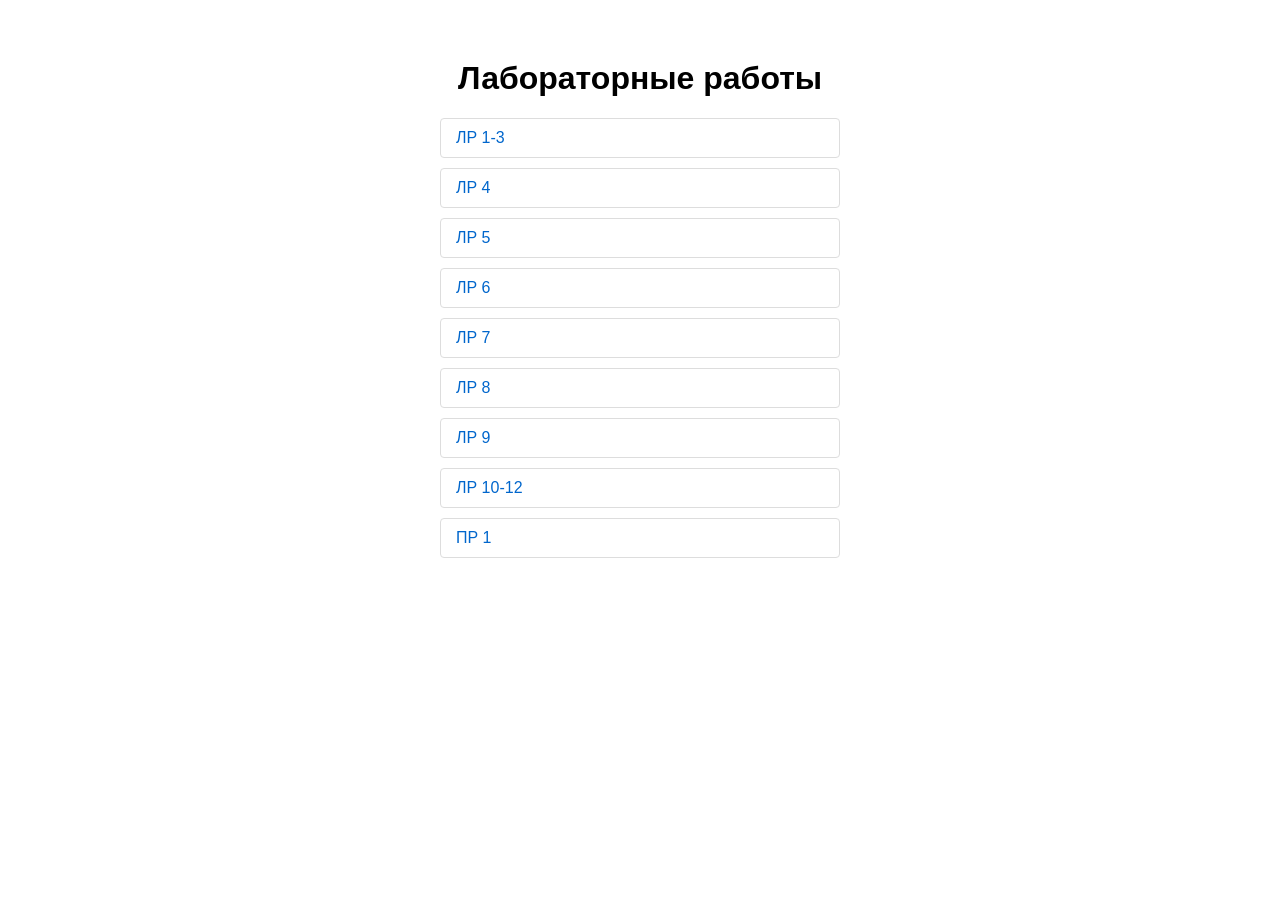
<file: index.html>
<!DOCTYPE html>
<html lang="ru">
<head>
    <meta charset="UTF-8">
    <title>Лабораторные работы</title>
    <style>
        body {
            font-family: Arial, sans-serif;
            max-width: 400px;
            margin: 60px auto;
            padding: 0 20px;
        }
        h1 {
            text-align: center;
        }
        ul {
            list-style: none;
            padding: 0;
        }
        li {
            margin: 10px 0;
        }
        a {
            display: block;
            padding: 10px 15px;
            text-decoration: none;
            color: #0066cc;
            border: 1px solid #ddd;
            border-radius: 4px;
        }
        a:hover {
            background: #f0f0f0;
        }
    </style>
</head>
<body>
    <h1>Лабораторные работы</h1>
    <ul>
        <li><a href="ЛР%201-3/YakuzaZero.html">ЛР 1-3</a></li>
        <li><a href="ЛР%204/YakuzaZero.html">ЛР 4</a></li>
        <li><a href="ЛР%205/Задание 3/index.html">ЛР 5</a></li>
        <li><a href="ЛР%206/index.html">ЛР 6</a></li>
        <li><a href="ЛР%207/index.html">ЛР 7</a></li>
        <li><a href="ЛР%208/index.html">ЛР 8</a></li>
        <li><a href="ЛР%209/index.html">ЛР 9</a></li>
        <li><a href="ЛР%2010-12/index.html">ЛР 10-12</a></li>
        <li><a href="ПР%201/index.html">ПР 1</a></li>
    </ul>
</body>
</html>
</file>
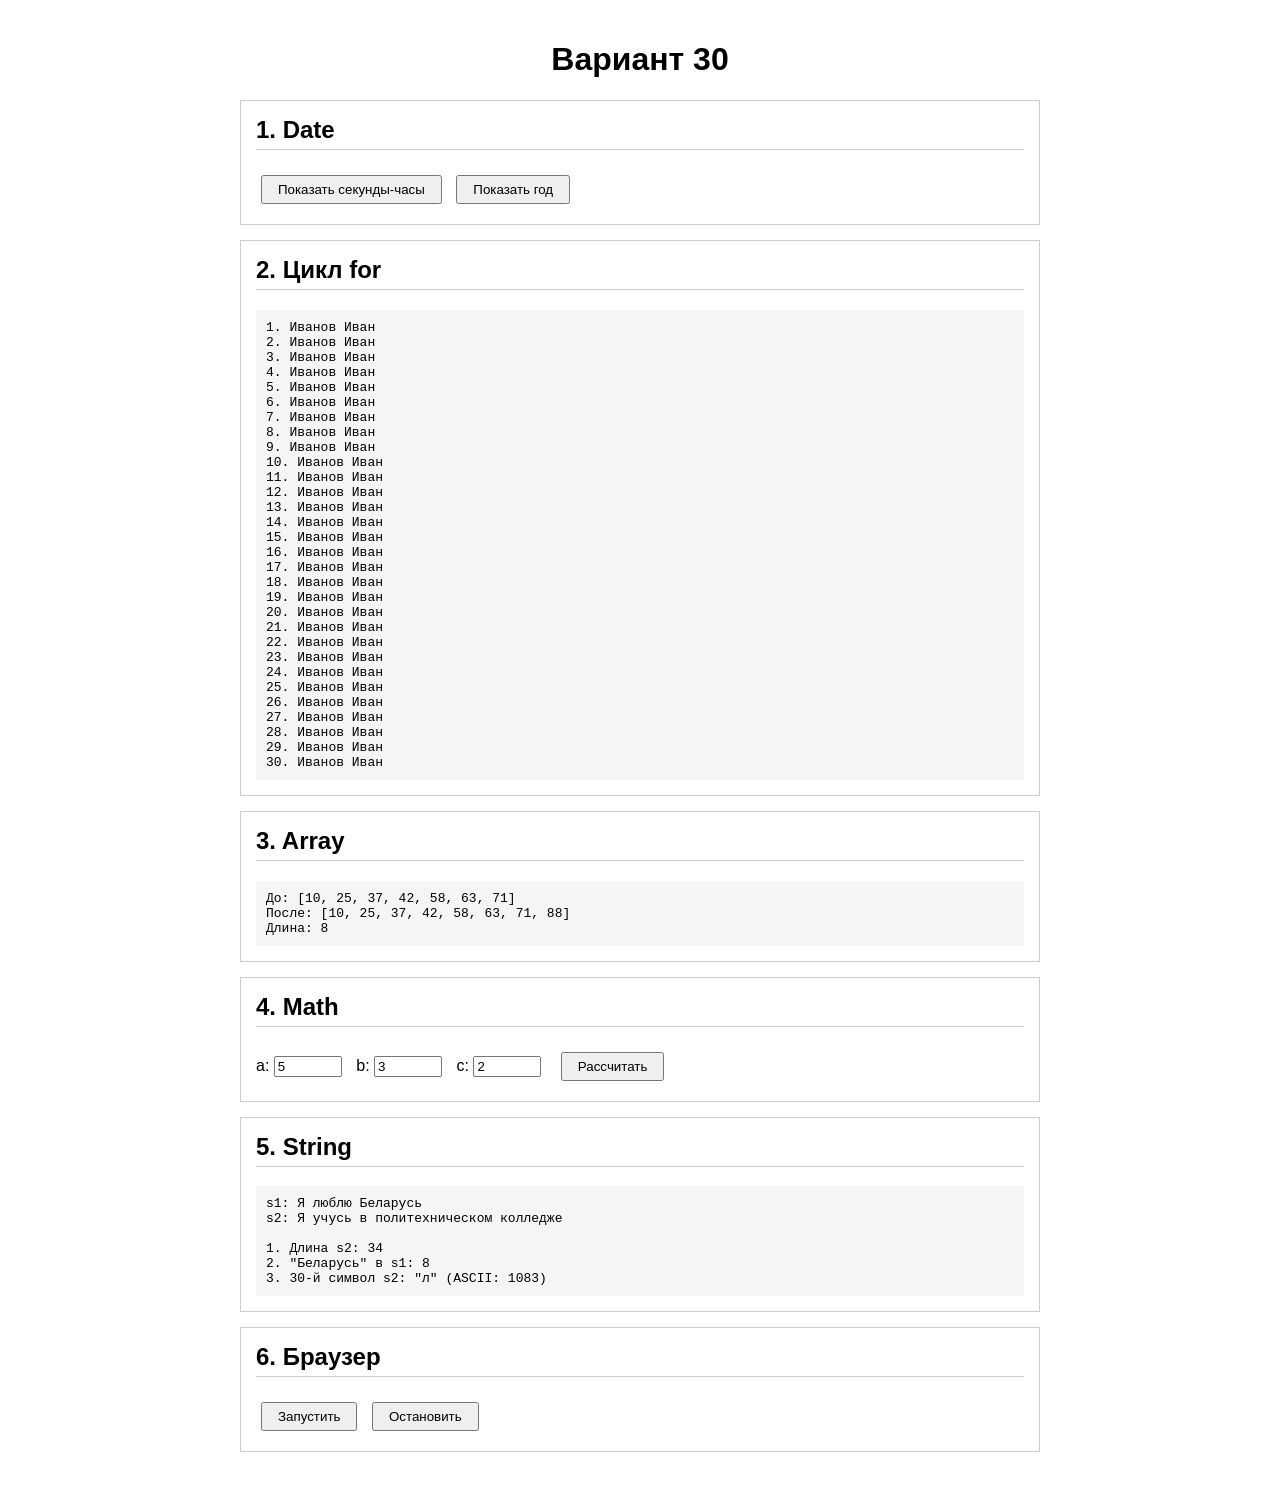
<file: ЛР 10-12/index.html>
<!DOCTYPE html>
<html lang="ru">
<head>
    <meta charset="UTF-8">
    <title>Вариант 30</title>
    <link rel="stylesheet" href="styles.css">
    <script>
        function showDate() {
            var now = new Date();
            var seconds = String(now.getSeconds()).padStart(2, '0');
            var hours = String(now.getHours()).padStart(2, '0');
            alert(seconds + '-' + hours);
        }
        function showYear() {
            alert(new Date().getFullYear());
        }
    </script>
<base target="_blank">
</head>
<body>
    <h1>Вариант 30</h1>

    <div class="task">
        <h2>1. Date</h2>
        <button onclick="showDate()">Показать секунды-часы</button>
        <button onclick="showYear()">Показать год</button>
    </div>

    <div class="task">
        <h2>2. Цикл for</h2>
        <div id="task2"></div>
    </div>

    <div class="task">
        <h2>3. Array</h2>
        <div id="task3"></div>
    </div>

    <div class="task">
        <h2>4. Math</h2>
        <label>a: <input type="number" id="a" value="5"></label>
        <label>b: <input type="number" id="b" value="3"></label>
        <label>c: <input type="number" id="c" value="2"></label>
        <button onclick="calc()">Рассчитать</button>
        <div id="task4"></div>
    </div>

    <div class="task">
        <h2>5. String</h2>
        <div id="task5"></div>
    </div>

    <div class="task">
        <h2>6. Браузер</h2>
        <button onclick="startInfo()">Запустить</button>
        <button onclick="stopInfo()">Остановить</button>
        <div id="task6"></div>
    </div>

    <script src="script.js"></script>
</body>
</html>
</file>
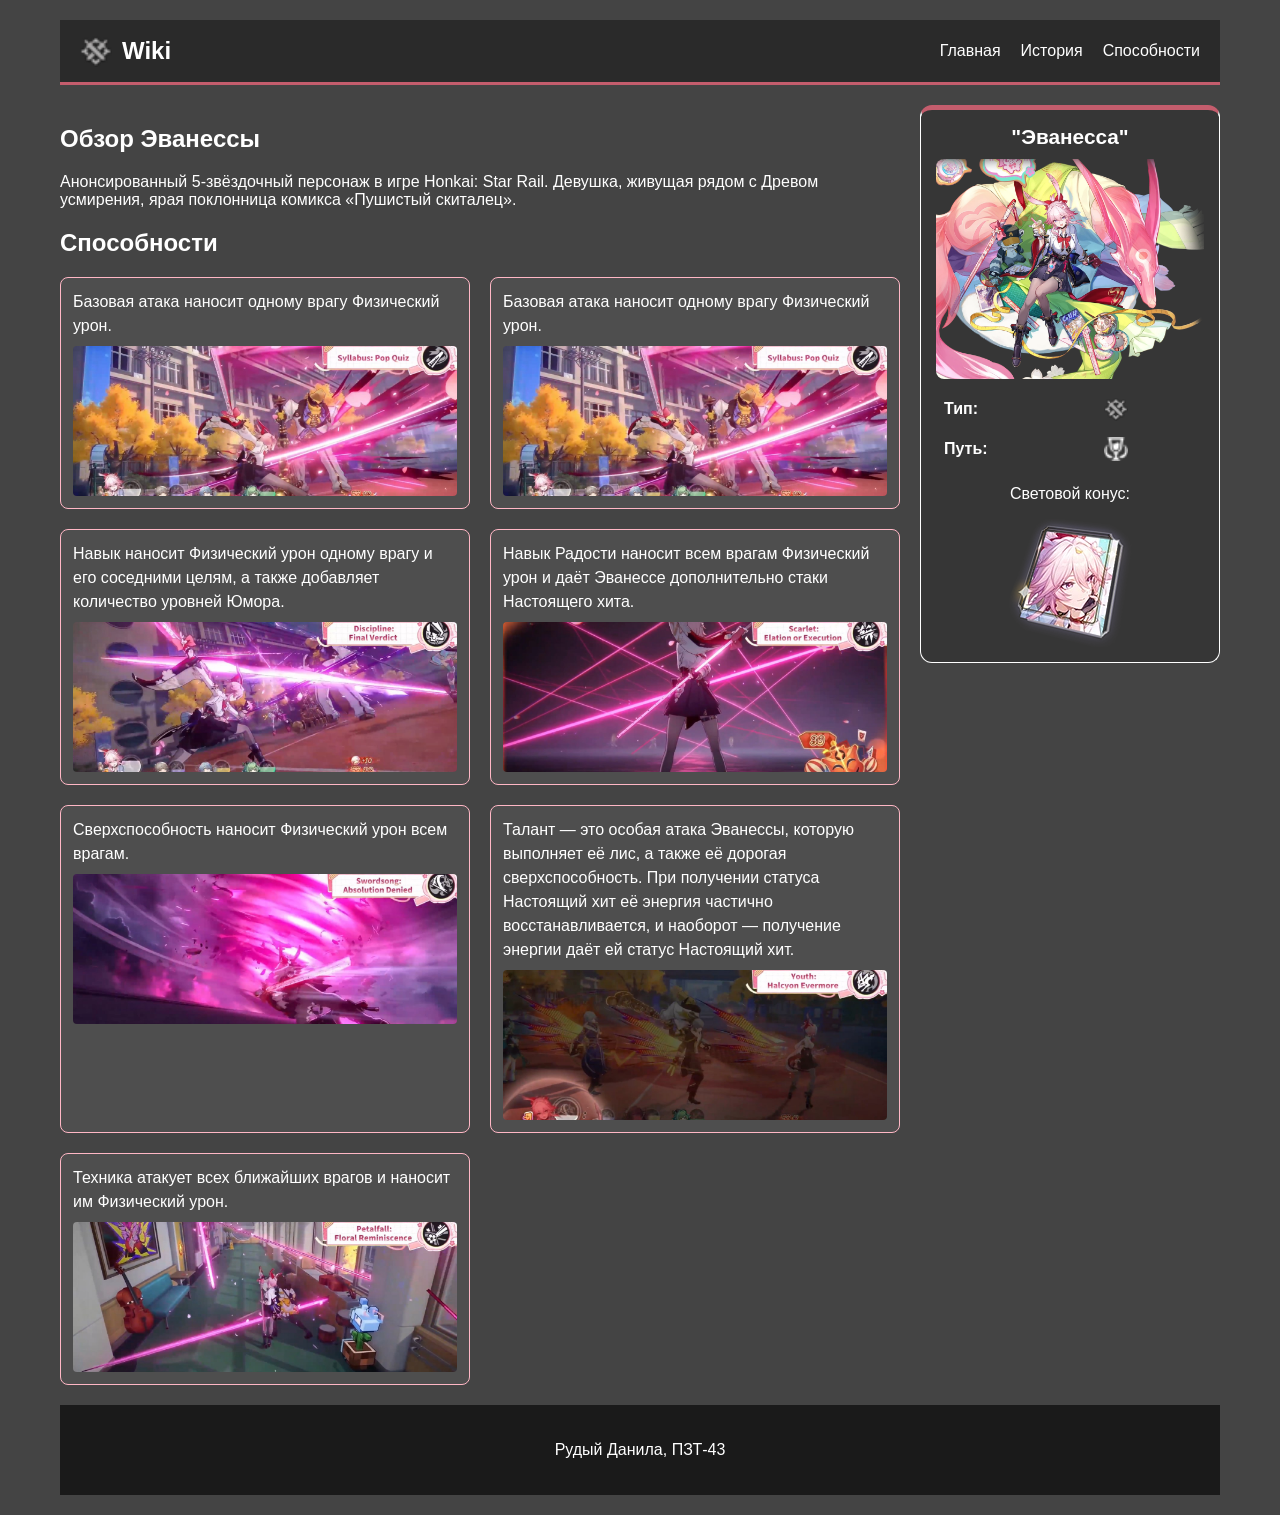
<file: ЛР 7/index.html>
<!DOCTYPE html>
<html lang="ru">

<head>
    <meta charset="UTF-8">
    <meta name="viewport" content="width=device-width, initial-scale=1.0">
    <title>Wiki</title>
    <link rel="stylesheet" href="style.css">
<base target="_blank">
</head>

<body>
    <div class="wiki-container">
        <header class="main-header">
            <div class="logo">
                <img src="content/icons/destruction.png" alt="Logo" class="header-logo">
                <span>Wiki</span>
            </div>
            <button class="burger-btn" aria-label="Открыть меню" aria-expanded="false" aria-controls="main-nav">
                <span></span>
                <span></span>
                <span></span>
            </button>
            <nav class="main-nav" id="main-nav">
                <ul>
                    <li><a href="#">Главная</a></li>
                    <li><a href="#">История</a></li>
                    <li><a href="#">Способности</a></li>
                </ul>
            </nav>
        </header>

        <main class="wiki-main">
            <h2>Обзор Эванессы</h2>
            <p>Анонсированный 5-звёздочный персонаж в игре Honkai: Star Rail. Девушка, живущая рядом с Древом усмирения,
                ярая поклонница комикса «Пушистый скиталец».</p>

            <h2>Способности</h2>
            <section class="skills-grid">
                <div class="skill-card">
                    <p>Базовая атака наносит одному врагу Физический урон.</p>
                    <div class="showcase-images"><img src="content/skill-showcase/basic.png" alt="Базовая атака"></div>
                </div>
                <div class="skill-card">
                    <p>Базовая атака наносит одному врагу Физический урон.</p>
                    <div class="showcase-images"><img src="content/skill-showcase/basic.png" alt="Базовая атака"></div>
                </div>
                <div class="skill-card">
                    <p>Навык наносит Физический урон одному врагу и его соседними целям, а также добавляет количество
                        уровней Юмора.</p>
                    <div class="showcase-images"><img src="content/skill-showcase/skill.png" alt="Навык"></div>
                </div>
                <div class="skill-card">
                    <p>Навык Радости наносит всем врагам Физический урон и даёт Эванессе дополнительно стаки Настоящего
                        хита.</p>
                    <div class="showcase-images"><img src="content/skill-showcase/elationskill.png" alt="Навык Радости"></div>
                </div>
                <div class="skill-card">
                    <p>Сверхспособность наносит Физический урон всем врагам.</p>
                    <div class="showcase-images"><img src="content/skill-showcase/ultimate.png" alt="Сверхспособность"></div>
                </div>
                <div class="skill-card">
                    <p>Талант — это особая атака Эванессы, которую выполняет её лис, а также её дорогая
                        сверхспособность. При получении статуса Настоящий хит её энергия частично восстанавливается, и
                        наоборот — получение энергии даёт ей статус Настоящий хит.</p>
                    <div class="showcase-images"><img src="content/skill-showcase/talent.png" alt="Талант"></div>
                </div>
                <div class="skill-card">
                    <p>Техника атакует всех ближайших врагов и наносит им Физический урон. </p>
                    <div class="showcase-images"><img src="content/skill-showcase/technique.png" alt="Техника"></div>
                </div>
            </section>
        </main>

        <aside class="wiki-infobox">
            <div class="infobox-title">"Эванесса"</div>
            <div class="infobox-image">
                <img src="content/evanescia.png" alt="Эванесса">
            </div>
            <table class="infobox-table">
                <tr>
                    <th>Тип:</th>
                    <td><img src="content/icons/destruction.png" alt="Разрушение" class="type-icon"></td>
                </tr>
                <tr>
                    <th>Путь:</th>
                    <td><img src="content/icons/elation.jpg" alt="Радость" class="type-icon"></td>
                </tr>
            </table>
            <p style="text-align: center;">Световой конус:</p>
            <img src="content/lightcone.png" alt="Конус Эванессы" class="lightcone">
        </aside>

        <footer class="main-footer">
            <p>Рудый Данила, ПЗТ-43</p>
        </footer>
    </div>

    <script>
        const burgerBtn = document.querySelector('.burger-btn');
        const mainNav = document.getElementById('main-nav');

        burgerBtn.addEventListener('click', () => {
            const isExpanded = burgerBtn.getAttribute('aria-expanded') === 'true';
            burgerBtn.setAttribute('aria-expanded', !isExpanded);
            mainNav.classList.toggle('nav-open');
            burgerBtn.classList.toggle('burger-active');
        });

        document.querySelectorAll('.main-nav a').forEach(link => {
            link.addEventListener('click', () => {
                burgerBtn.setAttribute('aria-expanded', 'false');
                mainNav.classList.remove('nav-open');
                burgerBtn.classList.remove('burger-active');
            });
        });
    </script>
</body>

</html>
</file>
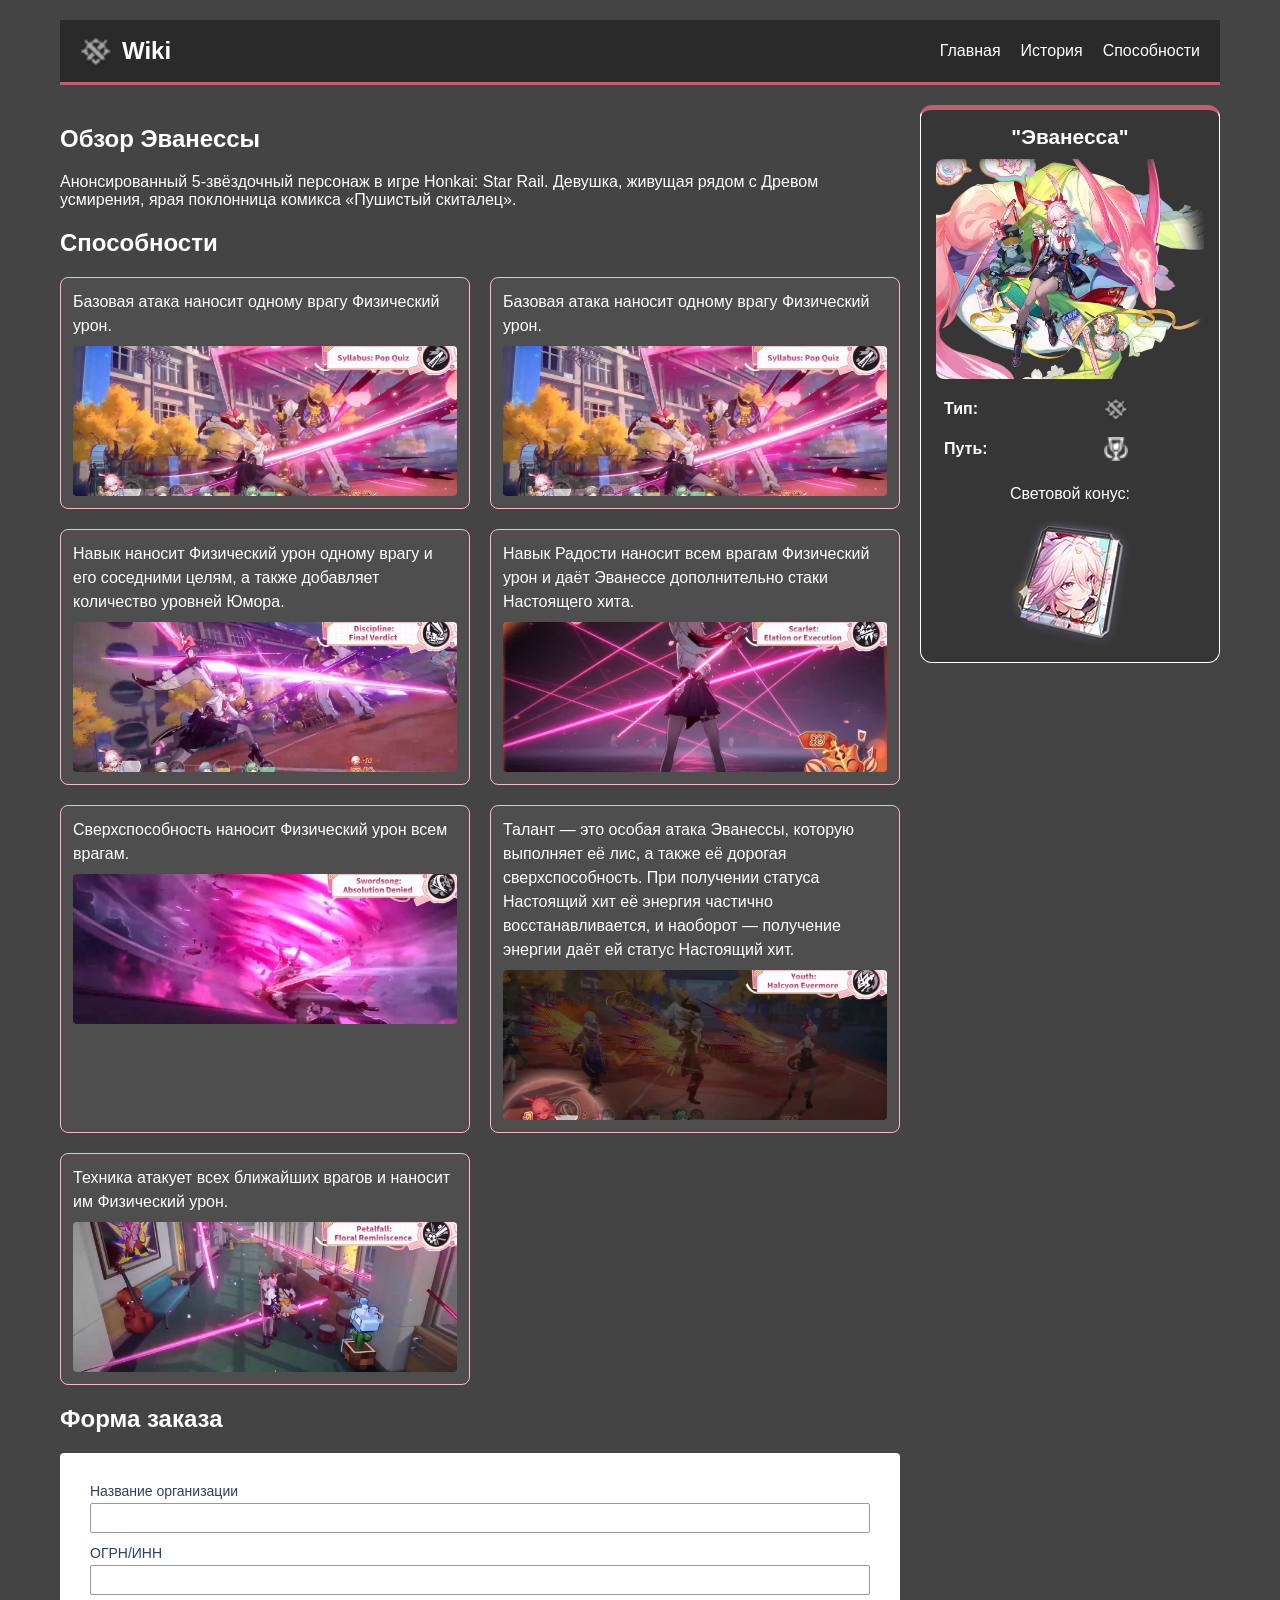
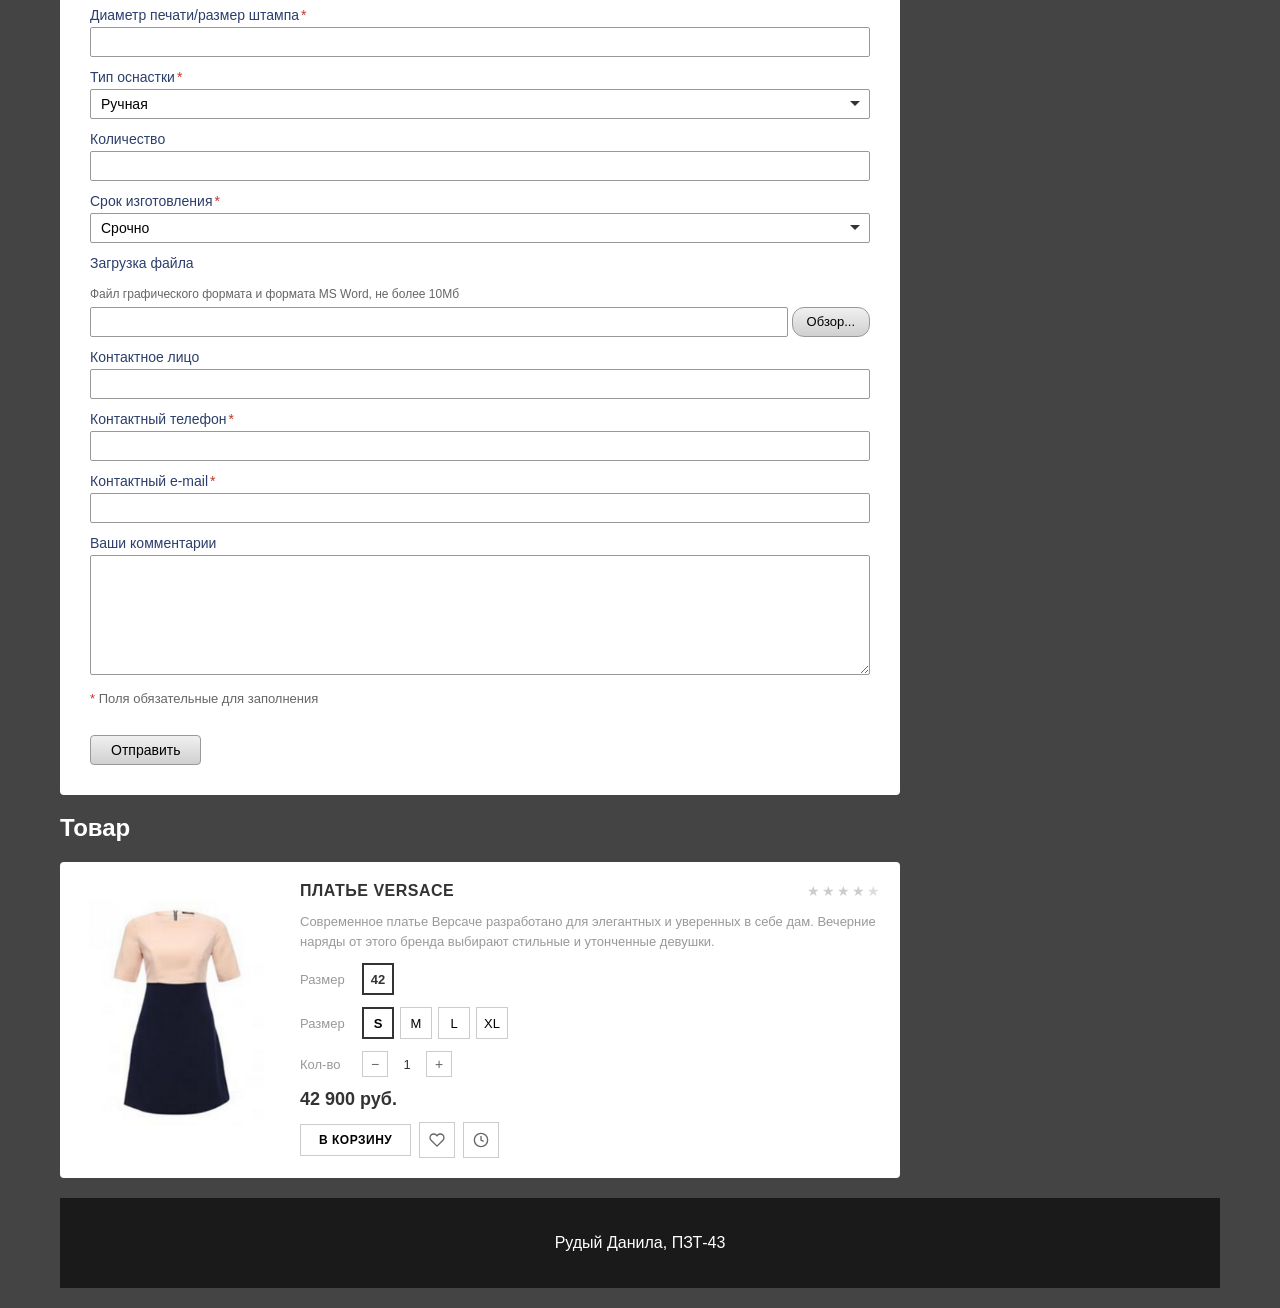
<file: ЛР 8/index.html>
<!DOCTYPE html>
<html lang="ru">
<head>
    <meta charset="UTF-8">
    <meta name="viewport" content="width=device-width, initial-scale=1.0">
    <title>Wiki</title>
    <link rel="stylesheet" href="style.css">
    <base target="_blank">
<base target="_blank">
</head>
<body>
    <div class="wiki-container">
        <header class="main-header">
            <div class="logo">
                <img src="content/icons/destruction.png" alt="Logo" class="header-logo">
                <span>Wiki</span>
            </div>
            <button class="burger-btn" aria-label="Открыть меню" aria-expanded="false" aria-controls="main-nav">
                <span></span>
                <span></span>
                <span></span>
            </button>
            <nav class="main-nav" id="main-nav">
                <ul>
                    <li><a href="#">Главная</a></li>
                    <li><a href="#">История</a></li>
                    <li><a href="#">Способности</a></li>
                </ul>
            </nav>
        </header>

        <main class="wiki-main">
            <h2>Обзор Эванессы</h2>
            <p>Анонсированный 5-звёздочный персонаж в игре Honkai: Star Rail. Девушка, живущая рядом с Древом усмирения,
                ярая поклонница комикса «Пушистый скиталец».</p>

            <h2>Способности</h2>
            <section class="skills-grid">
                <div class="skill-card">
                    <p>Базовая атака наносит одному врагу Физический урон.</p>
                    <div class="showcase-images"><img src="content/skill-showcase/basic.png" alt="Базовая атака"></div>
                </div>
                <div class="skill-card">
                    <p>Базовая атака наносит одному врагу Физический урон.</p>
                    <div class="showcase-images"><img src="content/skill-showcase/basic.png" alt="Базовая атака"></div>
                </div>
                <div class="skill-card">
                    <p>Навык наносит Физический урон одному врагу и его соседними целям, а также добавляет количество
                        уровней Юмора.</p>
                    <div class="showcase-images"><img src="content/skill-showcase/skill.png" alt="Навык"></div>
                </div>
                <div class="skill-card">
                    <p>Навык Радости наносит всем врагам Физический урон и даёт Эванессе дополнительно стаки Настоящего
                        хита.</p>
                    <div class="showcase-images"><img src="content/skill-showcase/elationskill.png" alt="Навык Радости"></div>
                </div>
                <div class="skill-card">
                    <p>Сверхспособность наносит Физический урон всем врагам.</p>
                    <div class="showcase-images"><img src="content/skill-showcase/ultimate.png" alt="Сверхспособность"></div>
                </div>
                <div class="skill-card">
                    <p>Талант — это особая атака Эванессы, которую выполняет её лис, а также её дорогая
                        сверхспособность. При получении статуса Настоящий хит её энергия частично восстанавливается, и
                        наоборот — получение энергии даёт ей статус Настоящий хит.</p>
                    <div class="showcase-images"><img src="content/skill-showcase/talent.png" alt="Талант"></div>
                </div>
                <div class="skill-card">
                    <p>Техника атакует всех ближайших врагов и наносит им Физический урон. </p>
                    <div class="showcase-images"><img src="content/skill-showcase/technique.png" alt="Техника"></div>
                </div>
            </section>

            <h2>Форма заказа</h2>
            <div class="form-wrapper">
                <form class="form" action="#" method="post">
                    <div class="form-group">
                        <label class="label" for="org">Название организации</label>
                        <input class="input" type="text" id="org" name="organization">
                    </div>
                    <div class="form-group">
                        <label class="label" for="ogrn">ОГРН/ИНН</label>
                        <input class="input" type="text" id="ogrn" name="ogrn_inn">
                    </div>
                    <div class="form-group">
                        <label class="label required" for="diameter">Диаметр печати/размер штампа</label>
                        <input class="input" type="text" id="diameter" name="diameter" required>
                    </div>
                    <div class="form-group">
                        <label class="label required" for="type">Тип оснастки</label>
                        <select class="select" id="type" name="stamp_type" required>
                            <option value="manual">Ручная</option>
                            <option value="auto">Автоматическая</option>
                        </select>
                    </div>
                    <div class="form-group">
                        <label class="label" for="quantity">Количество</label>
                        <input class="input" type="number" id="quantity" name="quantity" min="1">
                    </div>
                    <div class="form-group">
                        <label class="label required" for="time">Срок изготовления</label>
                        <select class="select" id="time" name="production_time" required>
                            <option value="urgent">Срочно</option>
                            <option value="standard">Стандарт</option>
                        </select>
                    </div>
                    <div class="form-group">
                        <label class="label" for="file">Загрузка файла</label>
                        <p class="hint">Файл графического формата и формата MS Word, не более 10Мб</p>
                        <div class="file-wrapper">
                            <input class="input file-input" type="text" id="file" name="file_name" readonly placeholder="">
                            <button class="btn-file" type="button">Обзор...</button>
                        </div>
                    </div>
                    <div class="form-group">
                        <label class="label" for="contact">Контактное лицо</label>
                        <input class="input" type="text" id="contact" name="contact_person">
                    </div>
                    <div class="form-group">
                        <label class="label required" for="phone">Контактный телефон</label>
                        <input class="input" type="tel" id="phone" name="phone" required>
                    </div>
                    <div class="form-group">
                        <label class="label required" for="email">Контактный e-mail</label>
                        <input class="input" type="email" id="email" name="email" required>
                    </div>
                    <div class="form-group">
                        <label class="label" for="comments">Ваши комментарии</label>
                        <textarea class="textarea" id="comments" name="comments" rows="6"></textarea>
                    </div>
                    <p class="required-note">
                        <span class="star">*</span> Поля обязательные для заполнения
                    </p>
                    <button class="btn-submit" type="submit">Отправить</button>
                </form>
            </div>

            <h2>Товар</h2>
            <div class="microgrid">
                <div class="product">
                    <div class="product-image">
                        <img src="dress.jpg" alt="Платье Versace" class="image">
                    </div>
                    <div class="product-info">
                        <div class="header">
                            <h3 class="title">ПЛАТЬЕ VERSACE</h3>
                            <div class="rating">
                                <span class="star">★</span>
                                <span class="star">★</span>
                                <span class="star">★</span>
                                <span class="star">★</span>
                                <span class="star empty">★</span>
                            </div>
                        </div>
                        <p class="description">
                            Современное платье Версаче разработано для элегантных и уверенных в себе дам. Вечерние наряды от этого бренда выбирают стильные и утонченные девушки.
                        </p>
                        <div class="size-row">
                            <span class="size-label">Размер</span>
                            <div class="size-num">42</div>
                        </div>
                        <div class="size-row">
                            <span class="size-label">Размер</span>
                            <div class="size-letters">
                                <button class="size-btn active" type="button">S</button>
                                <button class="size-btn" type="button">M</button>
                                <button class="size-btn" type="button">L</button>
                                <button class="size-btn" type="button">XL</button>
                            </div>
                        </div>
                        <div class="quantity-row">
                            <span class="quantity-label">Кол-во</span>
                            <div class="quantity-control">
                                <button class="qty-btn" type="button">−</button>
                                <span class="qty-value">1</span>
                                <button class="qty-btn" type="button">+</button>
                            </div>
                        </div>
                        <div class="price">42 900 руб.</div>
                        <div class="actions">
                            <button class="btn-cart" type="button">В КОРЗИНУ</button>
                            <button class="btn-icon" type="button" aria-label="В избранное">
                                <svg width="18" height="18" viewBox="0 0 24 24" fill="none" stroke="currentColor" stroke-width="2">
                                    <path d="M20.84 4.61a5.5 5.5 0 0 0-7.78 0L12 5.67l-1.06-1.06a5.5 5.5 0 0 0-7.78 7.78l1.06 1.06L12 21.23l7.78-7.78 1.06-1.06a5.5 5.5 0 0 0 0-7.78z"></path>
                                </svg>
                            </button>
                            <button class="btn-icon" type="button" aria-label="Сравнить">
                                <svg width="18" height="18" viewBox="0 0 24 24" fill="none" stroke="currentColor" stroke-width="2">
                                    <circle cx="12" cy="12" r="10"></circle>
                                    <path d="M12 6v6l4 2"></path>
                                </svg>
                            </button>
                        </div>
                    </div>
                </div>
            </div>
        </main>

        <aside class="wiki-infobox">
            <div class="infobox-title">"Эванесса"</div>
            <div class="infobox-image">
                <img src="content/evanescia.png" alt="Эванесса">
            </div>
            <table class="infobox-table">
                <tr>
                    <th>Тип:</th>
                    <td><img src="content/icons/destruction.png" alt="Разрушение" class="type-icon"></td>
                </tr>
                <tr>
                    <th>Путь:</th>
                    <td><img src="content/icons/elation.jpg" alt="Радость" class="type-icon"></td>
                </tr>
            </table>
            <p style="text-align: center;">Световой конус:</p>
            <img src="content/lightcone.png" alt="Конус Эванессы" class="lightcone">
        </aside>

        <footer class="main-footer">
            <p>Рудый Данила, ПЗТ-43</p>
        </footer>
    </div>

    <script>
        const burgerBtn = document.querySelector('.burger-btn');
        const mainNav = document.getElementById('main-nav');

        burgerBtn.addEventListener('click', () => {
            const isExpanded = burgerBtn.getAttribute('aria-expanded') === 'true';
            burgerBtn.setAttribute('aria-expanded', !isExpanded);
            mainNav.classList.toggle('nav-open');
            burgerBtn.classList.toggle('burger-active');
        });

        document.querySelectorAll('.main-nav a').forEach(link => {
            link.addEventListener('click', () => {
                burgerBtn.setAttribute('aria-expanded', 'false');
                mainNav.classList.remove('nav-open');
                burgerBtn.classList.remove('burger-active');
            });
        });
    </script>
</body>
</html>
</file>
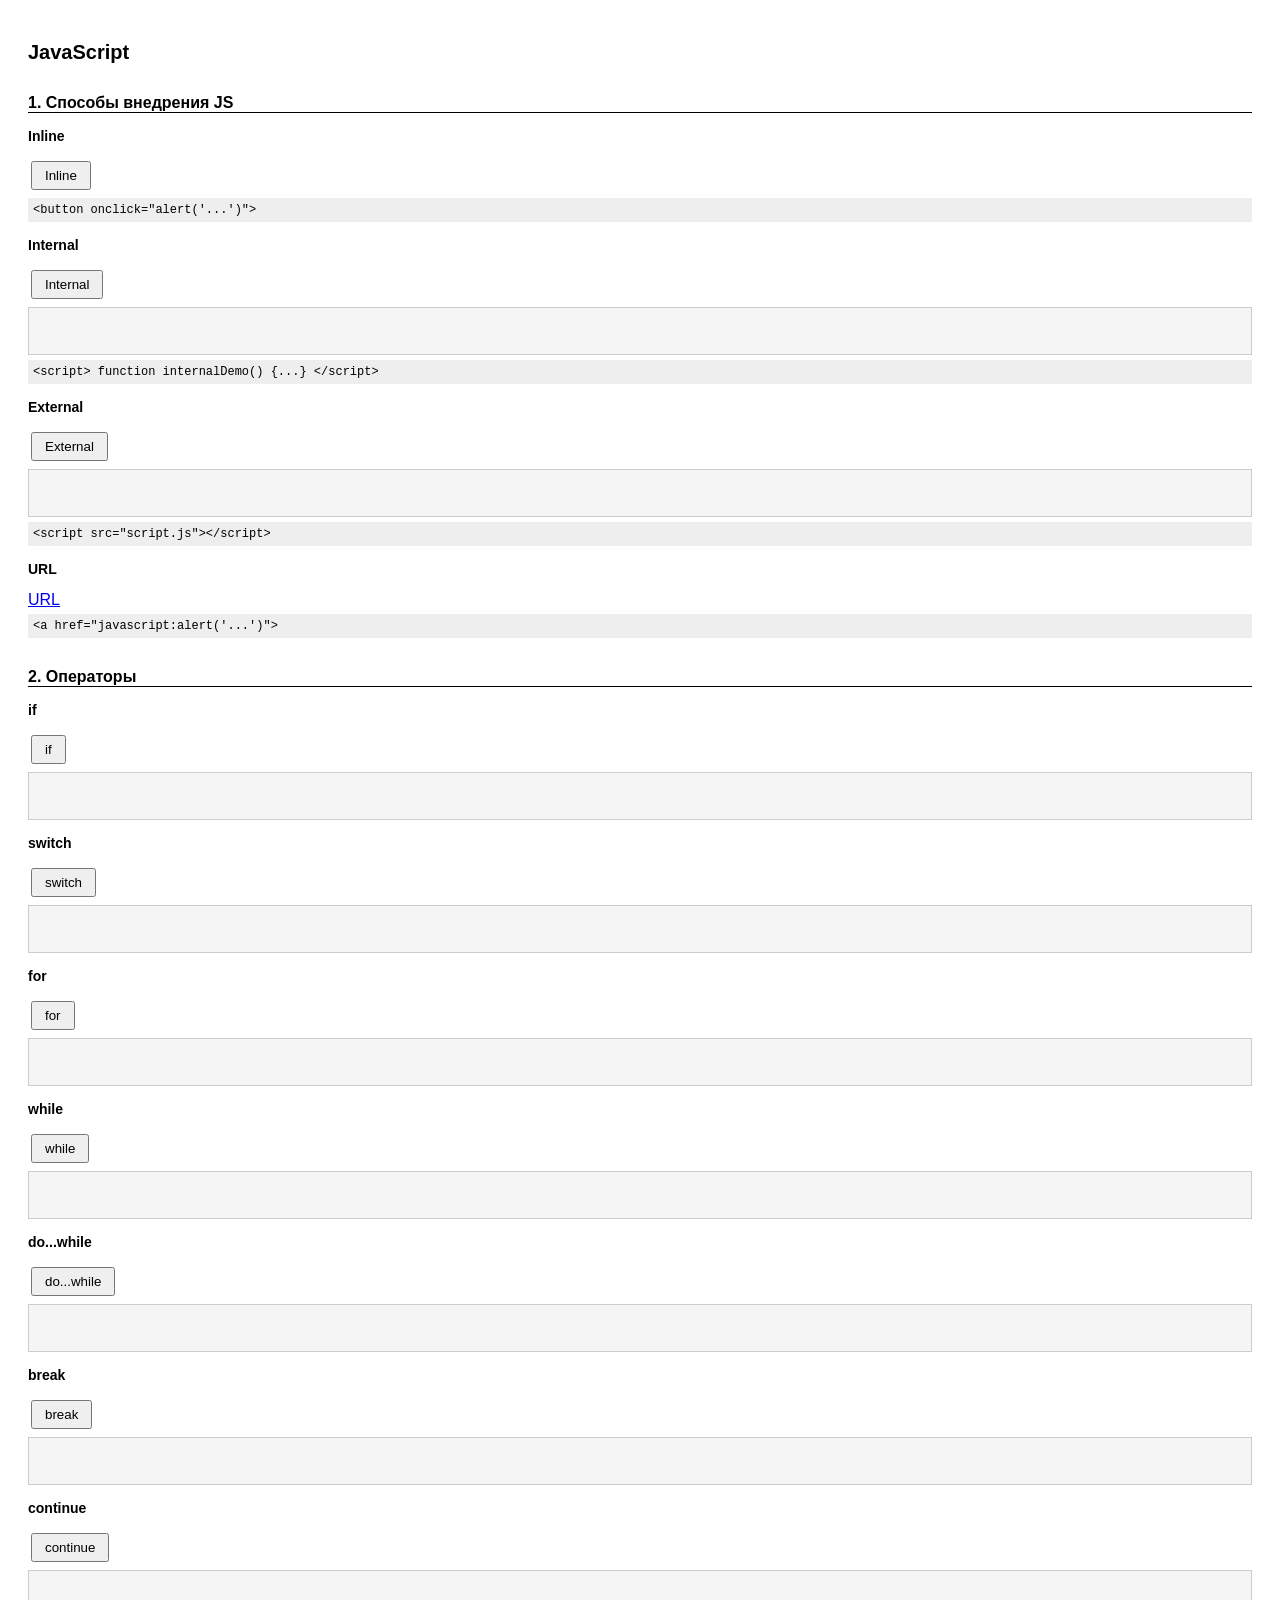
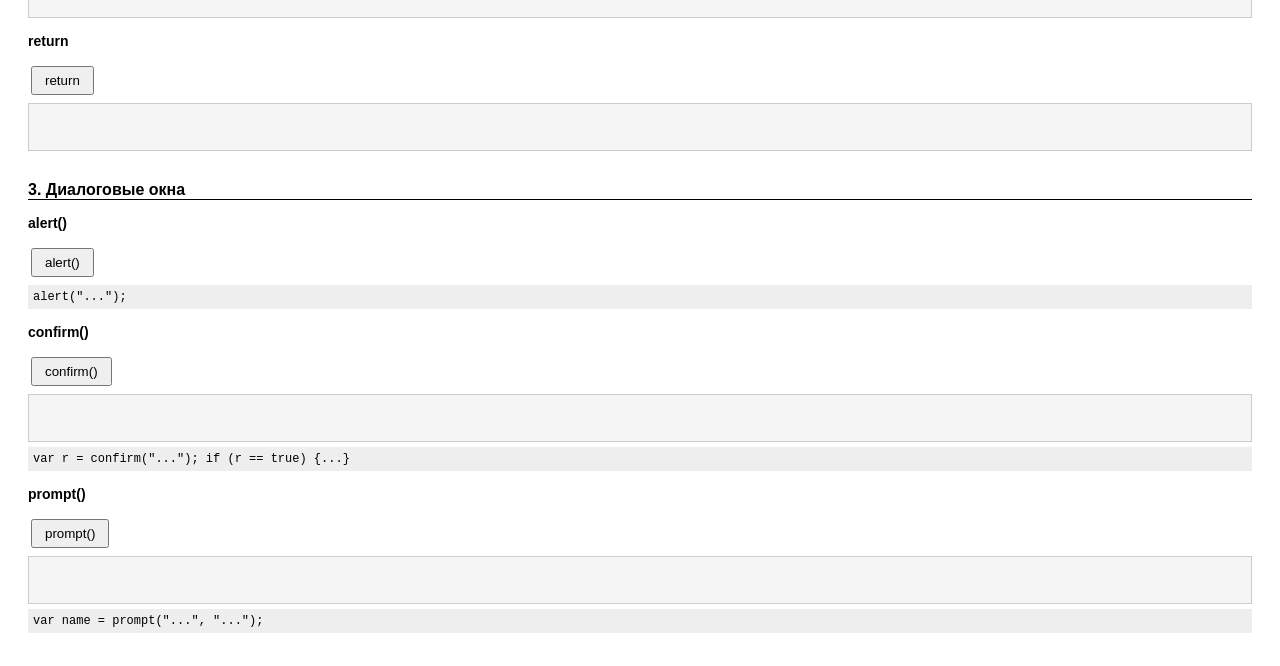
<file: ЛР 9/index.html>
<!DOCTYPE html>
<html lang="ru">

<head>
    <meta charset="UTF-8">
    <title>JS</title>
    <link rel="stylesheet" href="style.css">
    <script type="text/javascript" src="script.js"></script>
    <base target="_blank">
</head>

<body>
    <h1>JavaScript</h1>

    <h2>1. Способы внедрения JS</h2>

    <h3>Inline</h3>
    <button onclick="alert('Inline!')">Inline</button>
    <div class="code">&lt;button onclick="alert('...')"&gt;</div>

    <h3>Internal</h3>
    <button onclick="internalDemo()">Internal</button>
    <div id="out-internal" class="output"></div>
    <div class="code">&lt;script&gt; function internalDemo() {...} &lt;/script&gt;</div>

    <h3>External</h3>
    <button onclick="externalDemo()">External</button>
    <div id="out-external" class="output"></div>
    <div class="code">&lt;script src="script.js"&gt;&lt;/script&gt;</div>

    <h3>URL</h3>
    <a href="javascript:alert('URL!')">URL</a>
    <div class="code">&lt;a href="javascript:alert('...')"&gt;</div>

    <h2>2. Операторы</h2>

    <h3>if</h3>
    <button onclick="demoIf()">if</button>
    <div id="out-if" class="output"></div>

    <h3>switch</h3>
    <button onclick="demoSwitch()">switch</button>
    <div id="out-switch" class="output"></div>

    <h3>for</h3>
    <button onclick="demoFor()">for</button>
    <div id="out-for" class="output"></div>

    <h3>while</h3>
    <button onclick="demoWhile()">while</button>
    <div id="out-while" class="output"></div>

    <h3>do...while</h3>
    <button onclick="demoDoWhile()">do...while</button>
    <div id="out-dowhile" class="output"></div>

    <h3>break</h3>
    <button onclick="demoBreak()">break</button>
    <div id="out-break" class="output"></div>

    <h3>continue</h3>
    <button onclick="demoContinue()">continue</button>
    <div id="out-continue" class="output"></div>

    <h3>return</h3>
    <button onclick="demoReturn()">return</button>
    <div id="out-return" class="output"></div>

    <h2>3. Диалоговые окна</h2>

    <h3>alert()</h3>
    <button onclick="alert('alert()')">alert()</button>
    <div class="code">alert("...");</div>

    <h3>confirm()</h3>
    <button onclick="demoConfirm()">confirm()</button>
    <div id="out-confirm" class="output"></div>
    <div class="code">var r = confirm("..."); if (r == true) {...}</div>

    <h3>prompt()</h3>
    <button onclick="demoPrompt()">prompt()</button>
    <div id="out-prompt" class="output"></div>
    <div class="code">var name = prompt("...", "...");</div>

</body>

</html>
</file>
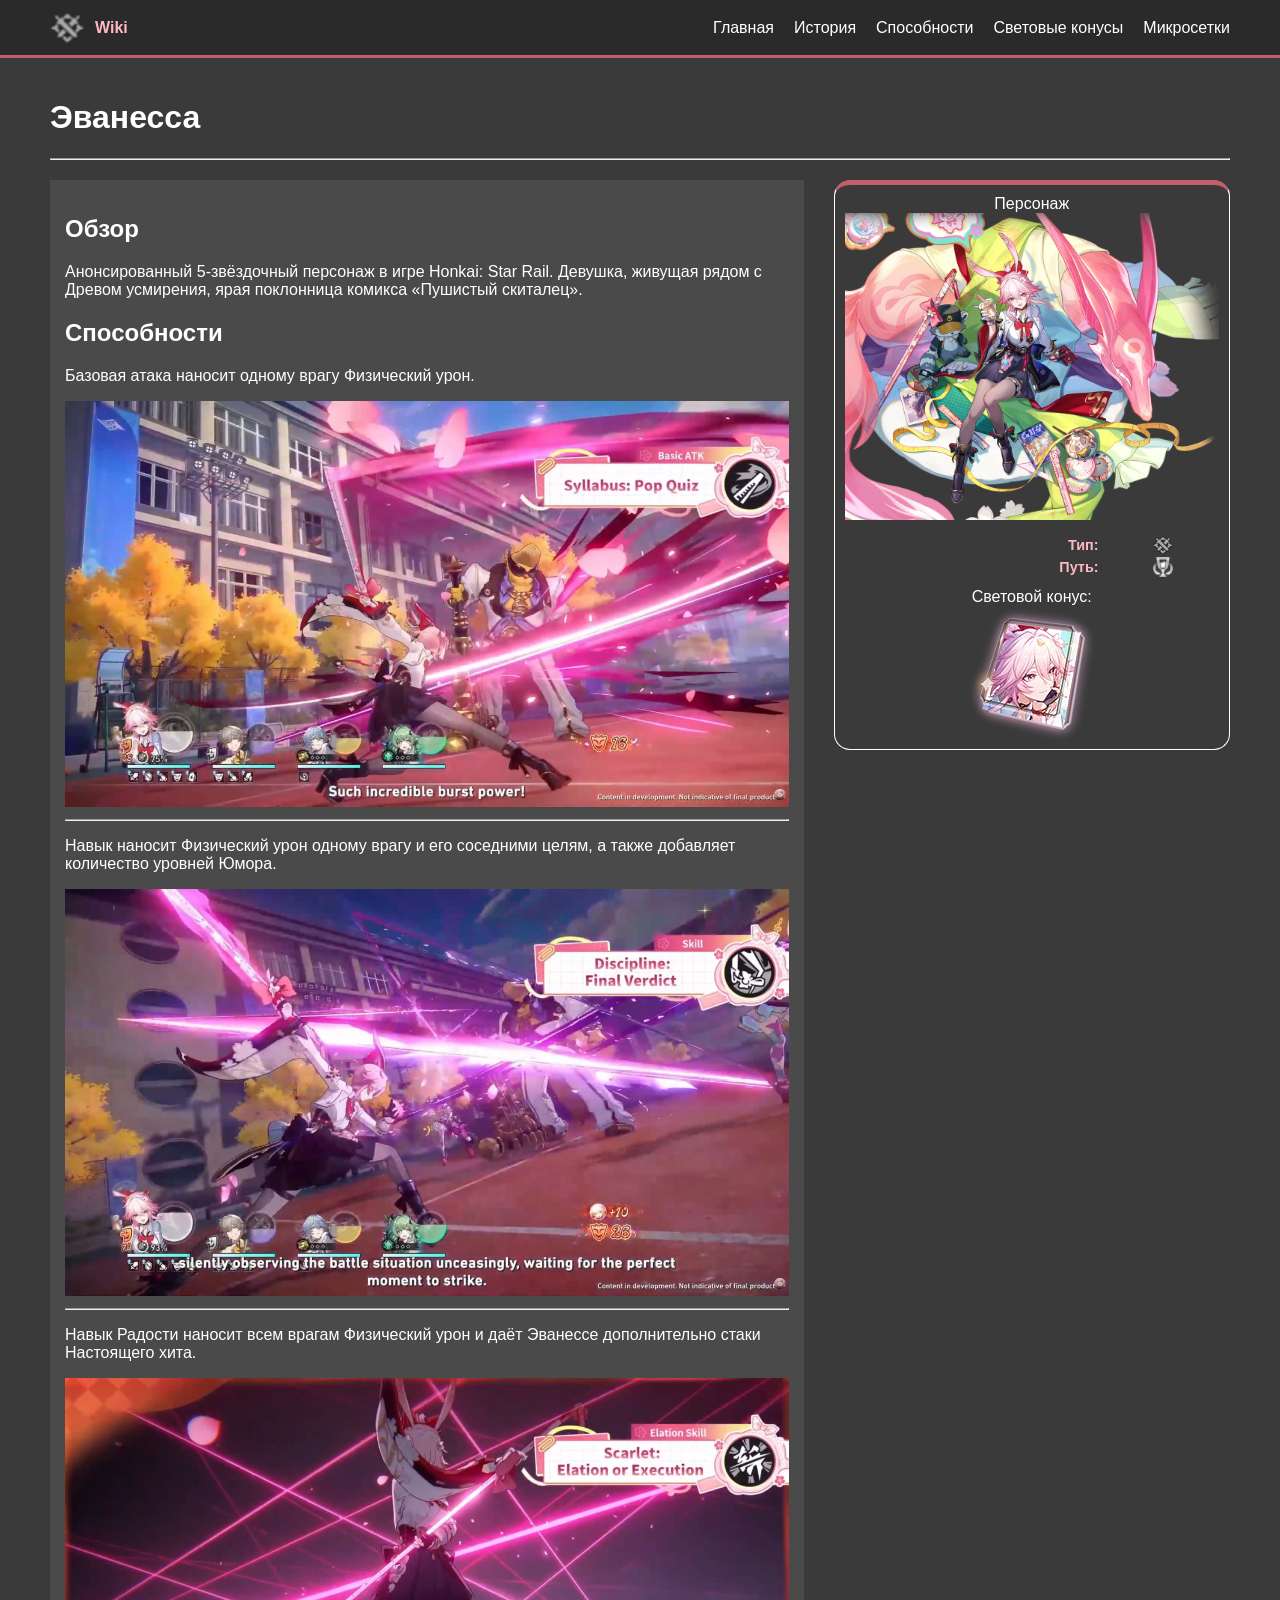
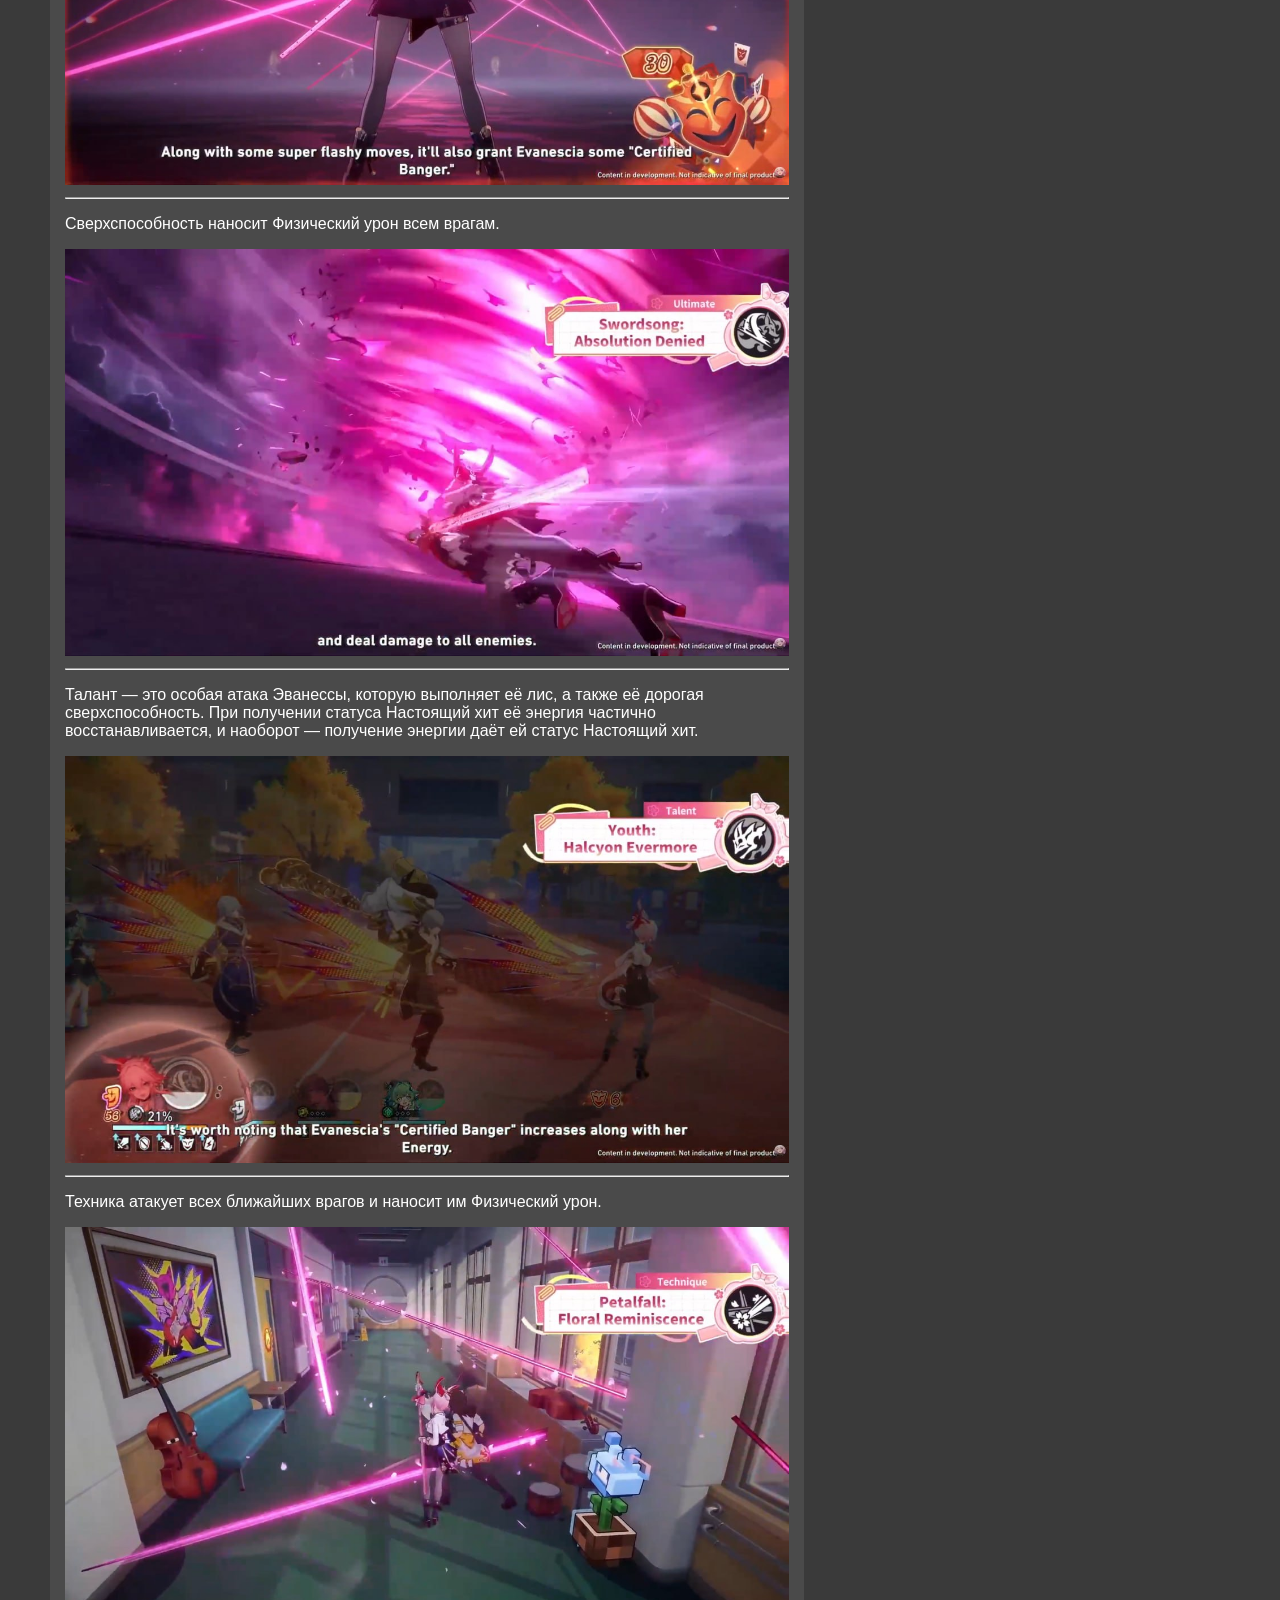
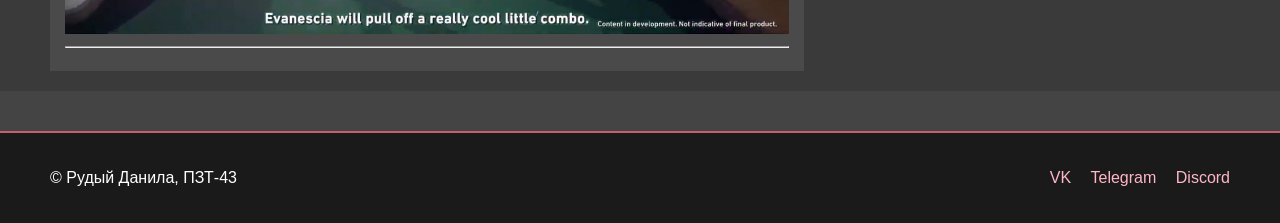
<file: ЛР 5/Задание 3/index.html>
<!DOCTYPE html>
<html lang="ru">
<head>
    <meta charset="UTF-8">
    <meta name="keywords" content="Эванесса, Honkai Star Rail, вики, гайд">
    <link rel="stylesheet" href="style.css">
    <meta name="viewport" content="width=device-width, initial-scale=1.0">
    <title>Эванесса</title>
</head>
<body>
    <header class="main-header">
        <div class="logo">
            <img src="content/icons/destruction.png" alt="Logo" class="header-logo">
            <span>Wiki</span>
        </div>
        <nav class="main-nav">
            <ul>
                <li><a href="#">Главная</a></li>
                <li><a href="#">История</a></li>
                <li><a href="#">Способности</a></li>
                <li><a href="#">Световые конусы</a></li>
                <li><a href="#">Микросетки</a></li>
            </ul>
        </nav>
    </header>

    <div class="wiki-container">
        <header class="wiki-header">
            <h1>Эванесса</h1>
            <hr>
        </header>
        <div class="wiki-layout">
            <main class="wiki-main">
                <section class="wiki-section">
                    <h2>Обзор</h2>
                    <p>Анонсированный 5-звёздочный персонаж в игре Honkai: Star Rail. Девушка, живущая рядом с Древом усмирения, ярая поклонница комикса «Пушистый скиталец».</p>
                </section>

                <section class="wiki-section">
                    <h2>Способности</h2>
                    <p>Базовая атака наносит одному врагу Физический урон.</p>
                        <div class="showcase-images"><img src="content/skill-showcase/basic.png" alt="Базовая атака"></div>
                        <hr>
                    <p>Навык наносит Физический урон одному врагу и его соседними целям, а также добавляет количество уровней Юмора.</p>
                        <div class = "showcase-images"><img src = "content/skill-showcase/skill.png"></div>
                        <hr>

                    <p>Навык Радости наносит всем врагам Физический урон и даёт Эванессе дополнительно стаки Настоящего хита.</p>
                        <div class = "showcase-images"><img src = "content/skill-showcase/elationskill.png"></div>
                        <hr>

                    <p>Сверхспособность наносит Физический урон всем врагам.</p>
                        <div class = "showcase-images"><img src = "content/skill-showcase/ultimate.png"></div>
                        <hr>

                    <p>Талант — это  особая атака Эванессы, которую выполняет её лис, а также её дорогая сверхспособность. При получении статуса Настоящий хит её энергия частично восстанавливается, и наоборот — получение энергии даёт ей статус Настоящий хит.</p>
                        <div class = "showcase-images"><img src = "content/skill-showcase/talent.png"></div>
                        <hr>

                    <p>Техника атакует всех ближайших врагов и наносит им Физический урон. </p>
                        <div class = "showcase-images"><img src = "content/skill-showcase/technique.png"></div>
                        <hr> 
                </section>
            </main>

            <aside class="wiki-infobox">
                <div class="infobox-title">Персонаж</div>
                <div class="infobox-image">
                    <img src="content/evanescia.png" alt="Эванесса">
                </div>
                <table class="infobox-table">
                    <tr>
                        <th>Тип:</th>
                        <td><img src="content/icons/destruction.png" alt="Разрушение" class="type-icon"></td>
                    </tr>
                    <tr>
                        <th>Путь:</th>
                        <td><img src="content/icons/elation.jpg" alt="Радость" class="type-icon"></td>
                    </tr>
                </table>
                <p style="text-align: center;">Световой конус:</p>
                <img src="content/lightcone.png" alt="Конус Эванессы" class="lightcone">
            </aside>
        </div>
    </div>

    <footer class="main-footer">
        <div class="footer-content">
            <p class="footer-text">&copy; Рудый Данила, ПЗТ-43</p>
            <div class="social-links">
                <a href="#">VK</a>
                <a href="#">Telegram</a>
                <a href="#">Discord</a>
            </div>
        </div>
    </footer>
</body>
</html>
</file>
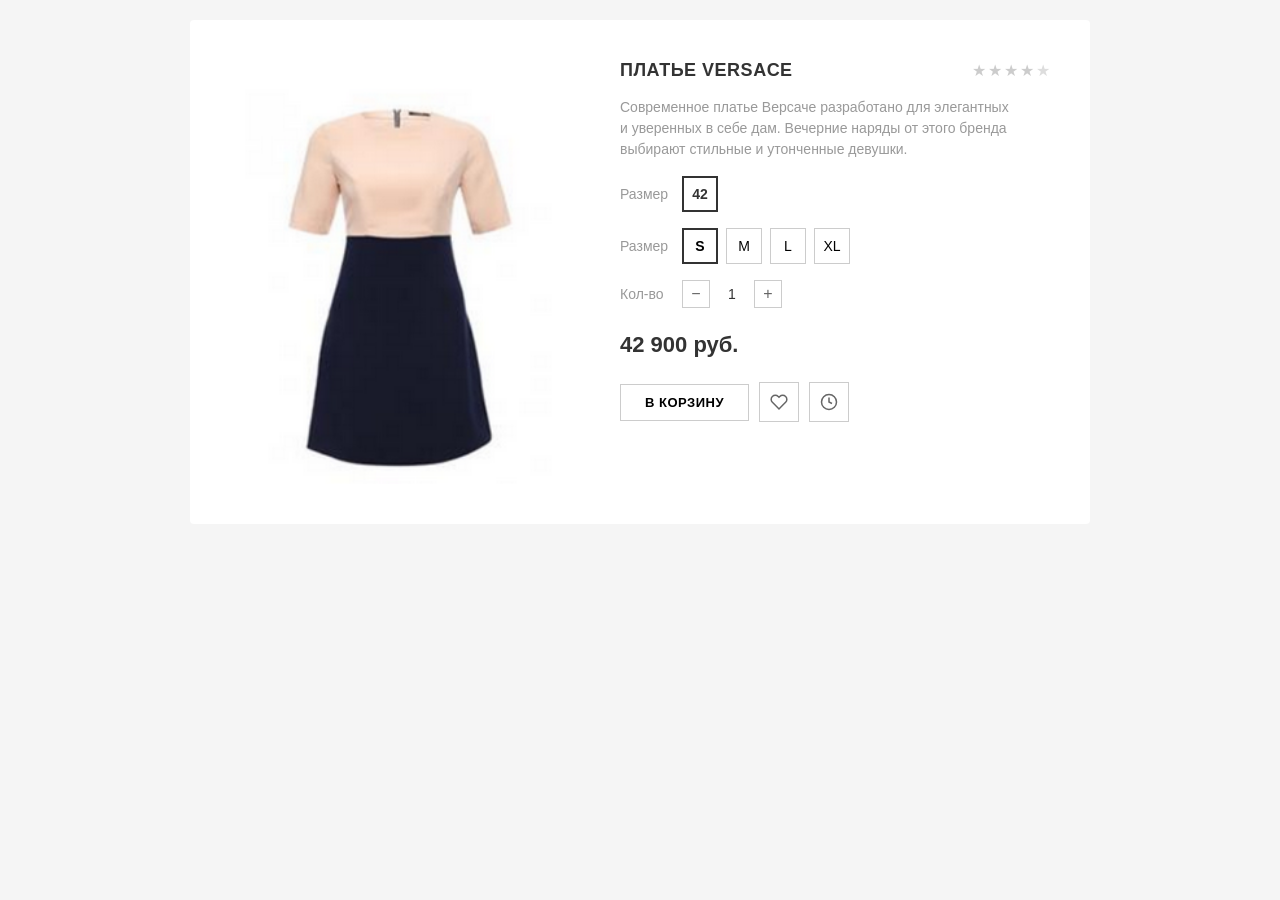
<file: ИДЗ/Карточка/index2.html>
<!DOCTYPE html>
<html lang="ru">
<head>
    <meta charset="UTF-8">
    <meta name="viewport" content="width=device-width, initial-scale=1.0">
    <title>Платье Versace</title>
    <link rel="stylesheet" href="style2.css">
<base target="_blank">
</head>
<body>
    <div class="container">
        <div class="product">
            <!-- Image -->
            <div class="product-image">
                <img src="dress.jpg" alt="Платье Versace" class="image">
            </div>

            <!-- Info -->
            <div class="product-info">
                <!-- Title and rating -->
                <div class="header">
                    <h1 class="title">ПЛАТЬЕ VERSACE</h1>
                    <div class="rating">
                        <span class="star">★</span>
                        <span class="star">★</span>
                        <span class="star">★</span>
                        <span class="star">★</span>
                        <span class="star empty">★</span>
                    </div>
                </div>

                <!-- Description -->
                <p class="description">
                    Современное платье Версаче разработано для элегантных и уверенных в себе дам. Вечерние наряды от этого бренда выбирают стильные и утонченные девушки.
                </p>

                <!-- Size: numeric -->
                <div class="size-row">
                    <span class="size-label">Размер</span>
                    <div class="size-num">42</div>
                </div>

                <!-- Size: letters -->
                <div class="size-row">
                    <span class="size-label">Размер</span>
                    <div class="size-letters">
                        <button class="size-btn active" type="button">S</button>
                        <button class="size-btn" type="button">M</button>
                        <button class="size-btn" type="button">L</button>
                        <button class="size-btn" type="button">XL</button>
                    </div>
                </div>

                <!-- Quantity -->
                <div class="quantity-row">
                    <span class="quantity-label">Кол-во</span>
                    <div class="quantity-control">
                        <button class="qty-btn" type="button">−</button>
                        <span class="qty-value">1</span>
                        <button class="qty-btn" type="button">+</button>
                    </div>
                </div>

                <!-- Price -->
                <div class="price">42 900 руб.</div>

                <!-- Actions -->
                <div class="actions">
                    <button class="btn-cart" type="button">В КОРЗИНУ</button>
                    <button class="btn-icon" type="button" aria-label="В избранное">
                        <svg width="18" height="18" viewBox="0 0 24 24" fill="none" stroke="currentColor" stroke-width="2">
                            <path d="M20.84 4.61a5.5 5.5 0 0 0-7.78 0L12 5.67l-1.06-1.06a5.5 5.5 0 0 0-7.78 7.78l1.06 1.06L12 21.23l7.78-7.78 1.06-1.06a5.5 5.5 0 0 0 0-7.78z"></path>
                        </svg>
                    </button>
                    <button class="btn-icon" type="button" aria-label="Сравнить">
                        <svg width="18" height="18" viewBox="0 0 24 24" fill="none" stroke="currentColor" stroke-width="2">
                            <circle cx="12" cy="12" r="10"></circle>
                            <path d="M12 6v6l4 2"></path>
                        </svg>
                    </button>
                </div>
            </div>
        </div>
    </div>
</body>
</html>
</file>
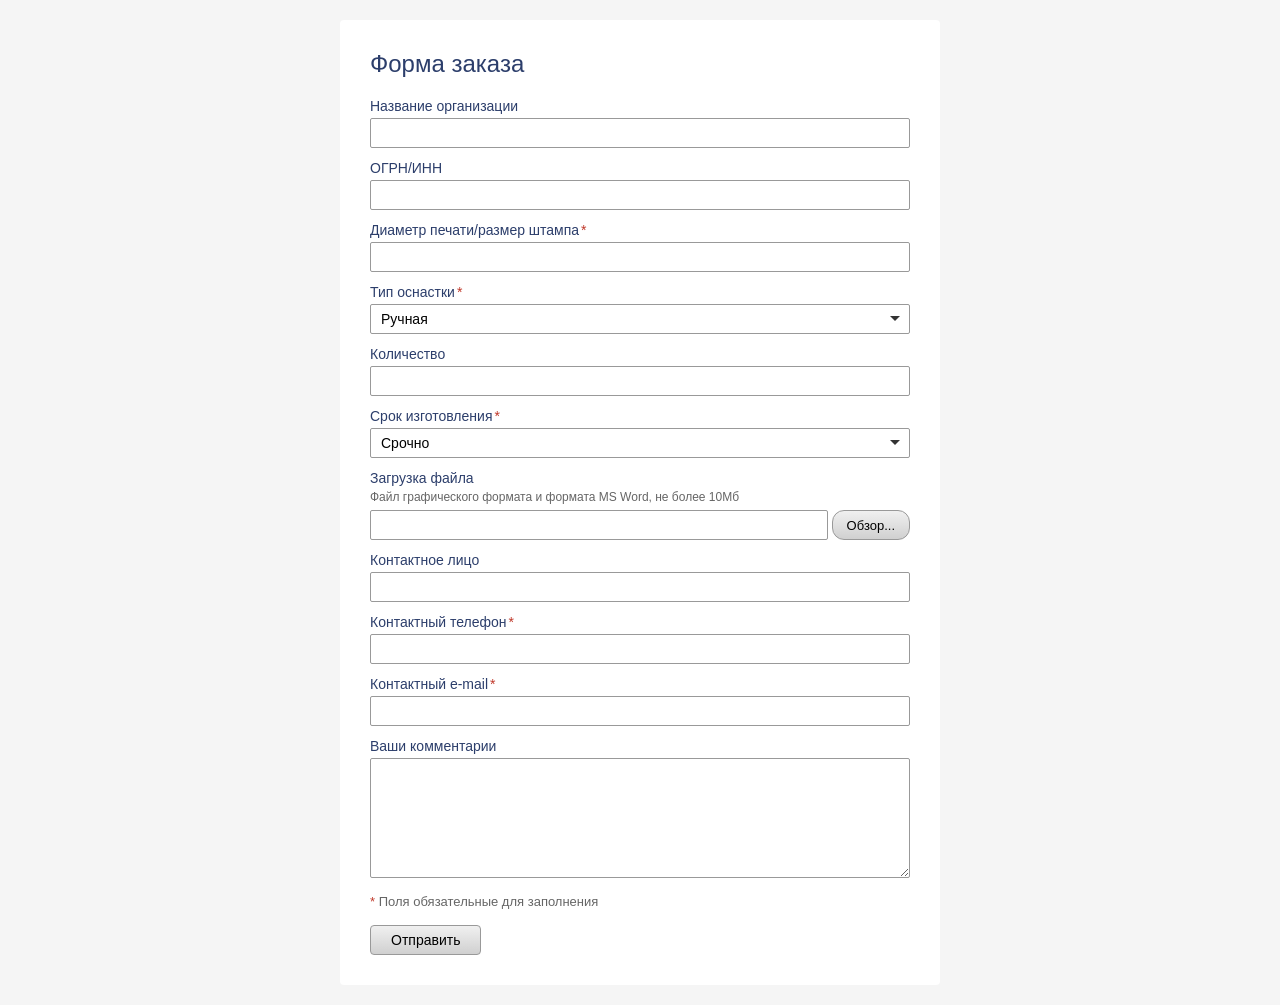
<file: ИДЗ/Форма/index1.html>
<!DOCTYPE html>
<html lang="ru">
<head>
    <meta charset="UTF-8">
    <meta name="viewport" content="width=device-width, initial-scale=1.0">
    <title>Форма заказа</title>
    <link rel="stylesheet" href="style1.css">
<base target="_blank">
</head>
<body>
    <div class="container">
        <h1 class="title">Форма заказа</h1>

        <form class="form" action="#" method="post">
            <!-- Organization name -->
            <div class="form-group">
                <label class="label" for="org">Название организации</label>
                <input class="input" type="text" id="org" name="organization">
            </div>

            <!-- OGRN/INN -->
            <div class="form-group">
                <label class="label" for="ogrn">ОГРН/ИНН</label>
                <input class="input" type="text" id="ogrn" name="ogrn_inn">
            </div>

            <!-- Stamp diameter -->
            <div class="form-group">
                <label class="label required" for="diameter">Диаметр печати/размер штампа</label>
                <input class="input" type="text" id="diameter" name="diameter" required>
            </div>

            <!-- Stamp type -->
            <div class="form-group">
                <label class="label required" for="type">Тип оснастки</label>
                <select class="select" id="type" name="stamp_type" required>
                    <option value="manual">Ручная</option>
                    <option value="auto">Автоматическая</option>
                </select>
            </div>

            <!-- Quantity -->
            <div class="form-group">
                <label class="label" for="quantity">Количество</label>
                <input class="input" type="number" id="quantity" name="quantity" min="1">
            </div>

            <!-- Production time -->
            <div class="form-group">
                <label class="label required" for="time">Срок изготовления</label>
                <select class="select" id="time" name="production_time" required>
                    <option value="urgent">Срочно</option>
                    <option value="standard">Стандарт</option>
                </select>
            </div>

            <!-- File upload -->
            <div class="form-group">
                <label class="label" for="file">Загрузка файла</label>
                <p class="hint">Файл графического формата и формата MS Word, не более 10Мб</p>
                <div class="file-wrapper">
                    <input class="input file-input" type="text" id="file" name="file_name" readonly placeholder="">
                    <button class="btn-file" type="button">Обзор...</button>
                </div>
            </div>

            <!-- Contact person -->
            <div class="form-group">
                <label class="label" for="contact">Контактное лицо</label>
                <input class="input" type="text" id="contact" name="contact_person">
            </div>

            <!-- Phone -->
            <div class="form-group">
                <label class="label required" for="phone">Контактный телефон</label>
                <input class="input" type="tel" id="phone" name="phone" required>
            </div>

            <!-- Email -->
            <div class="form-group">
                <label class="label required" for="email">Контактный e-mail</label>
                <input class="input" type="email" id="email" name="email" required>
            </div>

            <!-- Comments -->
            <div class="form-group">
                <label class="label" for="comments">Ваши комментарии</label>
                <textarea class="textarea" id="comments" name="comments" rows="6"></textarea>
            </div>

            <!-- Required fields note -->
            <p class="required-note">
                <span class="star">*</span> Поля обязательные для заполнения
            </p>

            <!-- Submit button -->
            <button class="btn-submit" type="submit">Отправить</button>
        </form>
    </div>
</body>
</html>
</file>
<file: ЛР 10-12/styles.css>
body {
    font-family: Arial, sans-serif;
    padding: 20px;
    max-width: 800px;
    margin: 0 auto;
}

h1 {
    text-align: center;
}

.task {
    border: 1px solid #ccc;
    padding: 15px;
    margin-bottom: 15px;
}

.task h2 {
    margin-top: 0;
    border-bottom: 1px solid #ccc;
    padding-bottom: 5px;
}

button {
    padding: 5px 15px;
    margin: 5px;
}

input {
    width: 60px;
    margin-right: 10px;
}

.result {
    background: #f5f5f5;
    padding: 10px;
    margin-top: 10px;
    font-family: monospace;
    white-space: pre-wrap;
}
</file>
<file: ЛР 7/style.css>
:root {
    --sakura-pink: #ffb7c5;
    --cherry-red: #c45d6d;
    --wiki-bg: #444444;
    --wiki-border: #ffffff;
}

* {
    box-sizing: border-box;
}

body {
    background-color: var(--wiki-bg);
    color: white;
    margin: 0;
    font-family: sans-serif;
}

header {
    grid-area: head;
}

main {
    grid-area: content;
}

aside {
    grid-area: info;
}

footer {
    grid-area: foot;
}

.wiki-container {
    display: grid;
    grid-template-areas:
        "head head"
        "content info"
        "foot foot";
    grid-template-columns: 1fr 300px;
    grid-template-rows: auto 1fr auto;
    grid-gap: 20px;
    max-width: 1200px;
    margin: 0 auto;
    padding: 20px;
    min-height: 100vh;
    justify-items: stretch;
    align-items: start;
}

.main-header {
    grid-column: 1 / -1;
    background-color: #2a2a2a;
    display: flex;
    align-items: center;
    justify-content: space-between;
    padding: 15px 20px;
    border-bottom: 3px solid var(--cherry-red);
    position: relative;
}

.logo {
    display: flex;
    align-items: center;
    gap: 10px;
    font-size: 1.5rem;
    font-weight: bold;
}

.header-logo {
    width: 32px;
    height: 32px;
}

.burger-btn {
    display: none;
    flex-direction: column;
    justify-content: center;
    align-items: center;
    width: 40px;
    height: 40px;
    background: transparent;
    border: 2px solid var(--sakura-pink);
    border-radius: 8px;
    cursor: pointer;
    gap: 5px;
    padding: 8px;
    transition: background 0.2s, border-color 0.2s;
}

.burger-btn:hover {
    background: rgba(255, 183, 197, 0.1);
    border-color: var(--cherry-red);
}

.burger-btn span {
    display: block;
    width: 100%;
    height: 2px;
    background-color: var(--sakura-pink);
    border-radius: 2px;
    transition: transform 0.3s, opacity 0.3s;
}

.burger-btn.burger-active span:nth-child(1) {
    transform: translateY(7px) rotate(45deg);
}

.burger-btn.burger-active span:nth-child(2) {
    opacity: 0;
}

.burger-btn.burger-active span:nth-child(3) {
    transform: translateY(-7px) rotate(-45deg);
}

.wiki-infobox {
    align-self: start;
    border: 1px solid var(--wiki-border);
    border-top: 5px solid var(--cherry-red);
    padding: 15px;
    border-radius: 12px;
    background: rgba(0, 0, 0, 0.2);
}

.infobox-title {
    text-align: center;
    font-size: 1.3rem;
    font-weight: bold;
    margin-bottom: 10px;
}

.infobox-image img {
    max-width: 100%;
    display: block;
    margin: 10px auto;
    border-radius: 8px;
}

.infobox-table {
    width: 100%;
    border-collapse: collapse;
    margin: 10px 0;
}

.infobox-table th,
.infobox-table td {
    padding: 8px;
    text-align: left;
}

.type-icon {
    width: 24px;
    height: 24px;
    vertical-align: middle;
}

.lightcone {
    max-width: 100%;
    display: block;
    margin: 0 auto;
    border-radius: 8px;
}

.main-footer {
    grid-column: 1 / -1;
    background-color: #1a1a1a;
    padding: 20px;
    text-align: center;
}

.main-nav ul {
    display: flex;
    list-style: none;
    gap: 20px;
    margin: 0;
    padding: 0;
}

.main-nav a {
    color: white;
    text-decoration: none;
    transition: color 0.2s;
}

.main-nav a:hover {
    color: var(--sakura-pink);
}

.skills-grid {
    display: grid;
    grid-template-columns: repeat(auto-fit, minmax(300px, 1fr));
    grid-gap: 20px;
    margin-top: 20px;
}

.skill-card {
    border: 1px solid var(--sakura-pink);
    padding: 12px;
    background: rgba(255, 255, 255, 0.05);
    border-radius: 8px;
    display: flex;
    flex-direction: column;
    gap: 8px;
    transition: transform 0.2s, background 0.2s;
}

.skill-card:hover {
    transform: translateY(-3px);
    background: rgba(255, 255, 255, 0.1);
}

.skill-card p {
    margin: 0;
    line-height: 1.5;
}

.showcase-images {
    width: 100%;
}

.showcase-images img {
    width: 100%;
    height: 150px;
    object-fit: cover;
    border-radius: 4px;
    display: block;
}

/* Планшет */
@media (max-width: 1024px) {
    .wiki-container {
        grid-template-columns: 1fr 260px;
        padding: 15px;
        grid-gap: 15px;
    }

    .main-header {
        padding: 12px 15px;
    }

    .burger-btn {
        display: flex;
    }

    .main-nav {
        position: absolute;
        top: 100%;
        left: 0;
        right: 0;
        background-color: #2a2a2a;
        border-bottom: 3px solid var(--cherry-red);
        max-height: 0;
        overflow: hidden;
        transition: max-height 0.3s ease, padding 0.3s ease;
        z-index: 100;
    }

    .main-nav.nav-open {
        max-height: 300px;
        padding: 15px 20px;
    }

    .main-nav ul {
        flex-direction: column;
        gap: 12px;
    }

    .main-nav a {
        display: block;
        padding: 8px 0;
        font-size: 1.1rem;
    }

    .skills-grid {
        grid-template-columns: repeat(2, 1fr);
        grid-gap: 15px;
    }

    .skill-card {
        padding: 10px;
    }

    .showcase-images img {
        height: 130px;
    }

    .wiki-infobox {
        padding: 12px;
    }
}

/* Телефон */
@media (max-width: 768px) {
    .wiki-container {
        grid-template-areas:
            "head"
            "info"
            "content"
            "foot";
        grid-template-columns: 1fr;
        grid-template-rows: auto auto 1fr auto;
        padding: 10px;
        grid-gap: 15px;
    }

    .main-header {
        padding: 12px 15px;
    }

    .main-nav.nav-open {
        padding: 12px 15px;
    }

    .main-nav a {
        font-size: 1rem;
    }

    .wiki-infobox {
        max-width: 400px;
        margin: 0 auto;
        width: 100%;
    }

    .skills-grid {
        grid-template-columns: 1fr;
        grid-gap: 12px;
        margin-top: 15px;
    }

    .skill-card {
        padding: 12px;
        flex-direction: row;
        align-items: flex-start;
        gap: 12px;
    }

    .skill-card p {
        flex: 1;
        font-size: 0.95rem;
    }

    .showcase-images {
        flex-shrink: 0;
        width: 120px;
    }

    .showcase-images img {
        height: 90px;
        border-radius: 6px;
    }

    h2 {
        font-size: 1.4rem;
    }

    .infobox-title {
        font-size: 1.2rem;
    }
}

/* Маленькие телефоны */
@media (max-width: 480px) {
    .wiki-container {
        padding: 8px;
        grid-gap: 10px;
    }

    .main-header {
        padding: 10px 12px;
    }

    .logo {
        font-size: 1.2rem;
    }

    .header-logo {
        width: 28px;
        height: 28px;
    }

    .burger-btn {
        width: 36px;
        height: 36px;
        gap: 4px;
        padding: 6px;
    }

    .burger-btn span {
        height: 2px;
    }

    .burger-btn.burger-active span:nth-child(1) {
        transform: translateY(6px) rotate(45deg);
    }

    .burger-btn.burger-active span:nth-child(3) {
        transform: translateY(-6px) rotate(-45deg);
    }

    .main-nav.nav-open {
        padding: 10px 12px;
    }

    .main-nav a {
        font-size: 0.95rem;
        padding: 6px 0;
    }

    .skills-grid {
        grid-gap: 10px;
        margin-top: 12px;
    }

    .skill-card {
        padding: 10px;
        gap: 10px;
    }

    .skill-card p {
        font-size: 0.9rem;
    }

    .showcase-images {
        width: 100px;
    }

    .showcase-images img {
        height: 80px;
    }

    h2 {
        font-size: 1.2rem;
        margin-top: 12px;
        margin-bottom: 8px;
    }

    .wiki-main > p {
        font-size: 0.95rem;
        line-height: 1.5;
    }

    .infobox-table th,
    .infobox-table td {
        padding: 6px;
        font-size: 0.9rem;
    }

    .main-footer {
        padding: 12px;
        font-size: 0.9rem;
    }
}
</file>
<file: ЛР 8/style.css>
/* ===== WIKI BASE ===== */
:root {
    --sakura-pink: #ffb7c5;
    --cherry-red: #c45d6d;
    --wiki-bg: #444444;
    --wiki-border: #ffffff;
}

* {
    box-sizing: border-box;
}

body {
    background-color: var(--wiki-bg);
    color: white;
    margin: 0;
    font-family: sans-serif;
}

header {
    grid-area: head;
}

main {
    grid-area: content;
}

aside {
    grid-area: info;
}

footer {
    grid-area: foot;
}

.wiki-container {
    display: grid;
    grid-template-areas:
        "head head"
        "content info"
        "foot foot";
    grid-template-columns: 1fr 300px;
    grid-template-rows: auto 1fr auto;
    grid-gap: 20px;
    max-width: 1200px;
    margin: 0 auto;
    padding: 20px;
    min-height: 100vh;
    justify-items: stretch;
    align-items: start;
}

.main-header {
    grid-column: 1 / -1;
    background-color: #2a2a2a;
    display: flex;
    align-items: center;
    justify-content: space-between;
    padding: 15px 20px;
    border-bottom: 3px solid var(--cherry-red);
    position: relative;
}

.logo {
    display: flex;
    align-items: center;
    gap: 10px;
    font-size: 1.5rem;
    font-weight: bold;
}

.header-logo {
    width: 32px;
    height: 32px;
}

.burger-btn {
    display: none;
    flex-direction: column;
    justify-content: center;
    align-items: center;
    width: 40px;
    height: 40px;
    background: transparent;
    border: 2px solid var(--sakura-pink);
    border-radius: 8px;
    cursor: pointer;
    gap: 5px;
    padding: 8px;
    transition: background 0.2s, border-color 0.2s;
}

.burger-btn:hover {
    background: rgba(255, 183, 197, 0.1);
    border-color: var(--cherry-red);
}

.burger-btn span {
    display: block;
    width: 100%;
    height: 2px;
    background-color: var(--sakura-pink);
    border-radius: 2px;
    transition: transform 0.3s, opacity 0.3s;
}

.burger-btn.burger-active span:nth-child(1) {
    transform: translateY(7px) rotate(45deg);
}

.burger-btn.burger-active span:nth-child(2) {
    opacity: 0;
}

.burger-btn.burger-active span:nth-child(3) {
    transform: translateY(-7px) rotate(-45deg);
}

.wiki-infobox {
    align-self: start;
    border: 1px solid var(--wiki-border);
    border-top: 5px solid var(--cherry-red);
    padding: 15px;
    border-radius: 12px;
    background: rgba(0, 0, 0, 0.2);
}

.infobox-title {
    text-align: center;
    font-size: 1.3rem;
    font-weight: bold;
    margin-bottom: 10px;
}

.infobox-image img {
    max-width: 100%;
    display: block;
    margin: 10px auto;
    border-radius: 8px;
}

.infobox-table {
    width: 100%;
    border-collapse: collapse;
    margin: 10px 0;
}

.infobox-table th,
.infobox-table td {
    padding: 8px;
    text-align: left;
}

.type-icon {
    width: 24px;
    height: 24px;
    vertical-align: middle;
}

.lightcone {
    max-width: 100%;
    display: block;
    margin: 0 auto;
    border-radius: 8px;
}

.main-footer {
    grid-column: 1 / -1;
    background-color: #1a1a1a;
    padding: 20px;
    text-align: center;
}

.main-nav ul {
    display: flex;
    list-style: none;
    gap: 20px;
    margin: 0;
    padding: 0;
}

.main-nav a {
    color: white;
    text-decoration: none;
    transition: color 0.2s;
}

.main-nav a:hover {
    color: var(--sakura-pink);
}

.skills-grid {
    display: grid;
    grid-template-columns: repeat(auto-fit, minmax(300px, 1fr));
    grid-gap: 20px;
    margin-top: 20px;
}

.skill-card {
    border: 1px solid var(--sakura-pink);
    padding: 12px;
    background: rgba(255, 255, 255, 0.05);
    border-radius: 8px;
    display: flex;
    flex-direction: column;
    gap: 8px;
    transition: transform 0.2s, background 0.2s;
}

.skill-card:hover {
    transform: translateY(-3px);
    background: rgba(255, 255, 255, 0.1);
}

.skill-card p {
    margin: 0;
    line-height: 1.5;
}

.showcase-images {
    width: 100%;
}

.showcase-images img {
    width: 100%;
    height: 150px;
    object-fit: cover;
    border-radius: 4px;
    display: block;
}

/* ===== FORM ===== */
.form-wrapper {
    background: #fff;
    color: #333;
    padding: 30px;
    border-radius: 4px;
    margin-top: 15px;
}

.form {
    display: flex;
    flex-direction: column;
    gap: 12px;
}

.form-group {
    display: flex;
    flex-direction: column;
    gap: 4px;
}

.label {
    font-size: 14px;
    color: #2c3e6b;
}

.label.required::after {
    content: "*";
    color: #c0392b;
    margin-left: 2px;
}

.input,
.select,
.textarea {
    width: 100%;
    padding: 6px 10px;
    border: 1px solid #999;
    border-radius: 2px;
    font-size: 14px;
    font-family: inherit;
    background-color: #fff;
}

.input:focus,
.select:focus,
.textarea:focus {
    outline: none;
    border-color: #2c3e6b;
}

.textarea {
    resize: vertical;
    min-height: 120px;
}

.select {
    appearance: none;
    background-image: url("data:image/svg+xml,%3Csvg xmlns='http://www.w3.org/2000/svg' width='12' height='12' viewBox='0 0 12 12'%3E%3Cpath fill='%23333' d='M6 8L1 3h10z'/%3E%3C/svg%3E");
    background-repeat: no-repeat;
    background-position: right 8px center;
    padding-right: 24px;
}

.hint {
    font-size: 12px;
    color: #666;
    margin-bottom: 2px;
}

.file-wrapper {
    display: flex;
    gap: 4px;
}

.file-input {
    flex: 1;
}

.btn-file {
    padding: 6px 14px;
    border: 1px solid #999;
    border-radius: 12px;
    background: linear-gradient(to bottom, #f0f0f0, #d0d0d0);
    font-size: 13px;
    cursor: pointer;
    white-space: nowrap;
}

.btn-file:hover {
    background: linear-gradient(to bottom, #e0e0e0, #c0c0c0);
}

.required-note {
    font-size: 13px;
    color: #666;
    margin-top: 4px;
}

.required-note .star {
    color: #c0392b;
}

.btn-submit {
    align-self: flex-start;
    padding: 6px 20px;
    border: 1px solid #999;
    border-radius: 4px;
    background: linear-gradient(to bottom, #f0f0f0, #d0d0d0);
    font-size: 14px;
    cursor: pointer;
    margin-top: 4px;
}

.btn-submit:hover {
    background: linear-gradient(to bottom, #e0e0e0, #c0c0c0);
}

/* ===== MICROGRID (Product Card) ===== */
.microgrid {
    display: grid;
    grid-template-columns: 1fr;
    margin-top: 15px;
}

.microgrid .product {
    display: flex;
    gap: 20px;
    align-items: flex-start;
    background: #fff;
    color: #333;
    padding: 20px;
    border-radius: 4px;
}

.microgrid .product-image {
    flex: 0 0 200px;
}

.microgrid .image {
    width: 100%;
    height: auto;
    display: block;
    background-color: #e8e8e8;
    min-height: 200px;
    object-fit: cover;
}

.microgrid .product-info {
    flex: 1;
    display: flex;
    flex-direction: column;
    gap: 12px;
}

.microgrid .header {
    display: flex;
    justify-content: space-between;
    align-items: center;
}

.microgrid .title {
    font-size: 16px;
    font-weight: bold;
    color: #333;
    letter-spacing: 0.5px;
    margin: 0;
}

.microgrid .rating {
    display: flex;
    gap: 2px;
}

.microgrid .rating .star {
    color: #ccc;
    font-size: 14px;
}

.microgrid .rating .star.empty {
    color: #ddd;
}

.microgrid .description {
    font-size: 13px;
    color: #999;
    line-height: 1.5;
    margin: 0;
}

.microgrid .size-row {
    display: flex;
    align-items: center;
    gap: 12px;
}

.microgrid .size-label {
    font-size: 13px;
    color: #999;
    min-width: 50px;
}

.microgrid .size-num {
    width: 32px;
    height: 32px;
    border: 2px solid #333;
    display: flex;
    align-items: center;
    justify-content: center;
    font-size: 13px;
    font-weight: bold;
    color: #333;
}

.microgrid .size-letters {
    display: flex;
    gap: 6px;
}

.microgrid .size-btn {
    width: 32px;
    height: 32px;
    border: 1px solid #ccc;
    background-color: #fff;
    font-size: 13px;
    cursor: pointer;
    display: flex;
    align-items: center;
    justify-content: center;
}

.microgrid .size-btn.active {
    border: 2px solid #333;
    font-weight: bold;
}

.microgrid .size-btn:hover {
    border-color: #333;
}

.microgrid .quantity-row {
    display: flex;
    align-items: center;
    gap: 12px;
}

.microgrid .quantity-label {
    font-size: 13px;
    color: #999;
    min-width: 50px;
}

.microgrid .quantity-control {
    display: flex;
    align-items: center;
    gap: 10px;
}

.microgrid .qty-btn {
    width: 26px;
    height: 26px;
    border: 1px solid #ccc;
    background-color: #fff;
    font-size: 14px;
    cursor: pointer;
    display: flex;
    align-items: center;
    justify-content: center;
    color: #666;
}

.microgrid .qty-btn:hover {
    border-color: #333;
    color: #333;
}

.microgrid .qty-value {
    font-size: 13px;
    min-width: 18px;
    text-align: center;
}

.microgrid .price {
    font-size: 18px;
    font-weight: bold;
    color: #333;
}

.microgrid .actions {
    display: flex;
    gap: 8px;
    align-items: center;
}

.microgrid .btn-cart {
    padding: 8px 18px;
    border: 1px solid #ccc;
    background-color: #fff;
    font-size: 12px;
    font-weight: bold;
    letter-spacing: 0.5px;
    cursor: pointer;
    text-transform: uppercase;
}

.microgrid .btn-cart:hover {
    background-color: #f0f0f0;
    border-color: #333;
}

.microgrid .btn-icon {
    width: 36px;
    height: 36px;
    border: 1px solid #ccc;
    background-color: #fff;
    cursor: pointer;
    display: flex;
    align-items: center;
    justify-content: center;
    color: #666;
}

.microgrid .btn-icon:hover {
    border-color: #333;
    color: #333;
}

.microgrid .btn-icon svg {
    width: 16px;
    height: 16px;
}

/* ===== TABLET ===== */
@media (max-width: 1024px) {
    .wiki-container {
        grid-template-columns: 1fr 260px;
        padding: 15px;
        grid-gap: 15px;
    }

    .main-header {
        padding: 12px 15px;
    }

    .burger-btn {
        display: flex;
    }

    .main-nav {
        position: absolute;
        top: 100%;
        left: 0;
        right: 0;
        background-color: #2a2a2a;
        border-bottom: 3px solid var(--cherry-red);
        max-height: 0;
        overflow: hidden;
        transition: max-height 0.3s ease, padding 0.3s ease;
        z-index: 100;
    }

    .main-nav.nav-open {
        max-height: 300px;
        padding: 15px 20px;
    }

    .main-nav ul {
        flex-direction: column;
        gap: 12px;
    }

    .main-nav a {
        display: block;
        padding: 8px 0;
        font-size: 1.1rem;
    }

    .skills-grid {
        grid-template-columns: repeat(2, 1fr);
        grid-gap: 15px;
    }

    .skill-card {
        padding: 10px;
    }

    .showcase-images img {
        height: 130px;
    }

    .wiki-infobox {
        padding: 12px;
    }

    .form-wrapper {
        padding: 20px;
    }

    .microgrid .product {
        gap: 15px;
        padding: 15px;
    }

    .microgrid .product-image {
        flex: 0 0 160px;
    }

    .microgrid .image {
        min-height: 160px;
    }
}

/* ===== PHONE ===== */
@media (max-width: 768px) {
    .wiki-container {
        grid-template-areas:
            "head"
            "info"
            "content"
            "foot";
        grid-template-columns: 1fr;
        grid-template-rows: auto auto 1fr auto;
        padding: 10px;
        grid-gap: 15px;
    }

    .main-header {
        padding: 12px 15px;
    }

    .main-nav.nav-open {
        padding: 12px 15px;
    }

    .main-nav a {
        font-size: 1rem;
    }

    .wiki-infobox {
        max-width: 400px;
        margin: 0 auto;
        width: 100%;
    }

    .skills-grid {
        grid-template-columns: 1fr;
        grid-gap: 12px;
        margin-top: 15px;
    }

    .skill-card {
        padding: 12px;
        flex-direction: row;
        align-items: flex-start;
        gap: 12px;
    }

    .skill-card p {
        flex: 1;
        font-size: 0.95rem;
    }

    .showcase-images {
        flex-shrink: 0;
        width: 120px;
    }

    .showcase-images img {
        height: 90px;
        border-radius: 6px;
    }

    h2 {
        font-size: 1.4rem;
    }

    .infobox-title {
        font-size: 1.2rem;
    }

    .form-wrapper {
        padding: 16px;
    }

    .file-wrapper {
        flex-direction: column;
    }

    .btn-file {
        width: 100%;
    }

    .btn-submit {
        width: 100%;
    }

    .microgrid .product {
        flex-direction: column;
        align-items: center;
    }

    .microgrid .product-image {
        flex: 0 0 auto;
        width: 100%;
        max-width: 280px;
    }

    .microgrid .product-info {
        width: 100%;
    }

    .microgrid .header {
        flex-direction: column;
        align-items: flex-start;
        gap: 6px;
    }

    .microgrid .description {
        max-width: 100%;
    }

    .microgrid .actions {
        flex-wrap: wrap;
    }

    .microgrid .btn-cart {
        width: 100%;
        order: -1;
    }
}

/* ===== SMALL PHONES ===== */
@media (max-width: 480px) {
    .wiki-container {
        padding: 8px;
        grid-gap: 10px;
    }

    .main-header {
        padding: 10px 12px;
    }

    .logo {
        font-size: 1.2rem;
    }

    .header-logo {
        width: 28px;
        height: 28px;
    }

    .burger-btn {
        width: 36px;
        height: 36px;
        gap: 4px;
        padding: 6px;
    }

    .burger-btn span {
        height: 2px;
    }

    .burger-btn.burger-active span:nth-child(1) {
        transform: translateY(6px) rotate(45deg);
    }

    .burger-btn.burger-active span:nth-child(3) {
        transform: translateY(-6px) rotate(-45deg);
    }

    .main-nav.nav-open {
        padding: 10px 12px;
    }

    .main-nav a {
        font-size: 0.95rem;
        padding: 6px 0;
    }

    .skills-grid {
        grid-gap: 10px;
        margin-top: 12px;
    }

    .skill-card {
        padding: 10px;
        gap: 10px;
    }

    .skill-card p {
        font-size: 0.9rem;
    }

    .showcase-images {
        width: 100px;
    }

    .showcase-images img {
        height: 80px;
    }

    h2 {
        font-size: 1.2rem;
        margin-top: 12px;
        margin-bottom: 8px;
    }

    .wiki-main > p {
        font-size: 0.95rem;
        line-height: 1.5;
    }

    .infobox-table th,
    .infobox-table td {
        padding: 6px;
        font-size: 0.9rem;
    }

    .main-footer {
        padding: 12px;
        font-size: 0.9rem;
    }

    .form-wrapper {
        padding: 12px;
    }

    .microgrid .product {
        padding: 12px;
    }

    .microgrid .product-image {
        max-width: 100%;
    }

    .microgrid .title {
        font-size: 14px;
    }

    .microgrid .price {
        font-size: 16px;
    }

    .microgrid .btn-cart {
        padding: 6px 14px;
        font-size: 11px;
    }

    .microgrid .btn-icon {
        width: 32px;
        height: 32px;
    }
}
</file>
<file: ЛР 9/style.css>
body {
    font-family: Arial;
    padding: 20px;
}

h1 {
    font-size: 20px;
}

h2 {
    font-size: 16px;
    margin-top: 30px;
    border-bottom: 1px solid #000;
}

h3 {
    font-size: 14px;
    margin-top: 15px;
}

button {
    padding: 5px 12px;
    margin: 3px;
}

.output {
    border: 1px solid #ccc;
    padding: 8px;
    margin-top: 5px;
    min-height: 30px;
    font-family: monospace;
    background: #f5f5f5;
}

.code {
    background: #eee;
    padding: 5px;
    margin: 5px 0;
    font-family: monospace;
    font-size: 12px;
}
</file>
<file: ЛР 5/Задание 3/style.css>
:root {
    --sakura-pink: #ffb7c5;
    --cherry-red: #c45d6d;
    --wiki-bg: #444444;
    --header-bg: #2a2a2a;
    --footer-bg: #1a1a1a;
    --wiki-border: #ffffff;
}

body { 
    background-color: var(--wiki-bg);
    color: rgb(255, 255, 255);
    margin: 0;
    font-family: sans-serif;
}

.main-header {
    display: flex;
    justify-content: space-between;
    align-items: center;
    padding: 10px 50px;
    background-color: var(--header-bg);
    border-bottom: 3px solid var(--cherry-red);
}

.logo {
    display: flex;
    align-items: center;
    gap: 10px;
    font-weight: bold;
    color: var(--sakura-pink);
}

.header-logo {
    width: 35px;
    height: auto;
}

.main-nav ul {
    display: flex;
    list-style: none;
    gap: 20px;
    margin: 0;
    padding: 0;
}

.main-nav a {
    text-decoration: none;
    color: white;
    transition: color 0.3s;
}

.main-nav a:hover {
    color: var(--sakura-pink);
}

.wiki-container {
    padding: 20px 50px;
    background-color: #3a3a3a;
}

.wiki-layout {
    display: flex;
    flex-flow: row wrap;
    gap: 30px;
    margin-top: 20px;
}

.wiki-main {
    flex: 3 1 500px;
    background-color: #4a4a4a;
    padding: 15px;
    order: 1;
}

.wiki-infobox {
    display: flex;
    flex-direction: column;
    align-items: center;
    flex: 1 1 300px;
    order: 2;
    align-self: flex-start;
    border: 1px solid var(--wiki-border);
    border-top: 5px solid var(--cherry-red); 
    padding: 10px;
    border-radius: 16px;
}

.wiki-infobox p {
    text-align: center;
    width: 100%;
    margin: 10px 0 5px 0;
}

.main-footer {
    background-color: var(--footer-bg);
    padding: 20px 50px;
    margin-top: 40px;
    border-top: 2px solid var(--cherry-red);
}

.footer-content {
    display: flex;
    justify-content: space-between;
    align-items: center;
}

.social-links a {
    color: var(--sakura-pink);
    margin-left: 15px;
    text-decoration: none;
}

img {
    max-width: 100%;
    height: auto;
}

.infobox-table {
    width: 100%;
    font-size: 0.9rem;
    margin-top: 10px;
    border-collapse: collapse;
}

.infobox-table td { 
    text-align: left;
    padding-left: 0;
    display: flex;
    align-items: center;
    justify-content: center;
}

.lightcone {
    max-width: 100%;
    height: auto;
    border-radius: 10px;
    display: block;
    margin: 0 auto;
    filter: drop-shadow(0 0 5px var(--sakura-pink));
}

.infobox-table th { text-align: right; padding-right: 10px; color: var(--sakura-pink); }
.type-icon { width: 20px; vertical-align: middle; }
</file>
<file: ИДЗ/Карточка/style2.css>
/* ===== Base styles ===== */
* {
    margin: 0;
    padding: 0;
    box-sizing: border-box;
}

body {
    font-family: Arial, Helvetica, sans-serif;
    background-color: #f5f5f5;
    color: #333;
    padding: 20px;
}

.container {
    max-width: 900px;
    margin: 0 auto;
    background-color: #fff;
    padding: 40px;
    border-radius: 4px;
}

/* ===== Product layout ===== */
.product {
    display: flex;
    gap: 40px;
    align-items: flex-start;
}

/* ===== Image ===== */
.product-image {
    flex: 0 0 350px;
}

.image {
    width: 100%;
    height: auto;
    display: block;
    /* Placeholder styling */
    background-color: #e8e8e8;
    min-height: 400px;
    object-fit: cover;
}

/* ===== Info ===== */
.product-info {
    flex: 1;
    display: flex;
    flex-direction: column;
    gap: 16px;
}

/* ===== Header ===== */
.header {
    display: flex;
    justify-content: space-between;
    align-items: center;
}

.title {
    font-size: 18px;
    font-weight: bold;
    color: #333;
    letter-spacing: 0.5px;
}

.rating {
    display: flex;
    gap: 2px;
}

.star {
    color: #ccc;
    font-size: 16px;
}

.star.empty {
    color: #ddd;
}

/* ===== Description ===== */
.description {
    font-size: 14px;
    color: #999;
    line-height: 1.5;
    max-width: 400px;
}

/* ===== Size rows ===== */
.size-row {
    display: flex;
    align-items: center;
    gap: 12px;
}

.size-label {
    font-size: 14px;
    color: #999;
    min-width: 50px;
}

.size-num {
    width: 36px;
    height: 36px;
    border: 2px solid #333;
    display: flex;
    align-items: center;
    justify-content: center;
    font-size: 14px;
    font-weight: bold;
    color: #333;
}

.size-letters {
    display: flex;
    gap: 8px;
}

.size-btn {
    width: 36px;
    height: 36px;
    border: 1px solid #ccc;
    background-color: #fff;
    font-size: 14px;
    cursor: pointer;
    display: flex;
    align-items: center;
    justify-content: center;
}

.size-btn.active {
    border: 2px solid #333;
    font-weight: bold;
}

.size-btn:hover {
    border-color: #333;
}

/* ===== Quantity ===== */
.quantity-row {
    display: flex;
    align-items: center;
    gap: 12px;
}

.quantity-label {
    font-size: 14px;
    color: #999;
    min-width: 50px;
}

.quantity-control {
    display: flex;
    align-items: center;
    gap: 12px;
}

.qty-btn {
    width: 28px;
    height: 28px;
    border: 1px solid #ccc;
    background-color: #fff;
    font-size: 16px;
    cursor: pointer;
    display: flex;
    align-items: center;
    justify-content: center;
    color: #666;
}

.qty-btn:hover {
    border-color: #333;
    color: #333;
}

.qty-value {
    font-size: 14px;
    min-width: 20px;
    text-align: center;
}

/* ===== Price ===== */
.price {
    font-size: 22px;
    font-weight: bold;
    color: #333;
    margin-top: 8px;
}

/* ===== Actions ===== */
.actions {
    display: flex;
    gap: 10px;
    align-items: center;
    margin-top: 8px;
}

.btn-cart {
    padding: 10px 24px;
    border: 1px solid #ccc;
    background-color: #fff;
    font-size: 13px;
    font-weight: bold;
    letter-spacing: 0.5px;
    cursor: pointer;
    text-transform: uppercase;
}

.btn-cart:hover {
    background-color: #f0f0f0;
    border-color: #333;
}

.btn-icon {
    width: 40px;
    height: 40px;
    border: 1px solid #ccc;
    background-color: #fff;
    cursor: pointer;
    display: flex;
    align-items: center;
    justify-content: center;
    color: #666;
}

.btn-icon:hover {
    border-color: #333;
    color: #333;
}

.btn-icon svg {
    width: 18px;
    height: 18px;
}

/* ===== Responsive ===== */
@media (max-width: 768px) {
    .product {
        flex-direction: column;
        align-items: center;
    }

    .product-image {
        flex: 0 0 auto;
        width: 100%;
        max-width: 350px;
    }

    .product-info {
        width: 100%;
    }

    .header {
        flex-direction: column;
        align-items: flex-start;
        gap: 8px;
    }

    .description {
        max-width: 100%;
    }
}

@media (max-width: 480px) {
    body {
        padding: 10px;
    }

    .container {
        padding: 20px 16px;
    }

    .actions {
        flex-wrap: wrap;
    }

    .btn-cart {
        width: 100%;
        order: -1;
    }
}
</file>
<file: ИДЗ/Форма/style1.css>
/* ===== Base styles ===== */
* {
    margin: 0;
    padding: 0;
    box-sizing: border-box;
}

body {
    font-family: Arial, Helvetica, sans-serif;
    background-color: #f5f5f5;
    color: #333;
    padding: 20px;
}

.container {
    max-width: 600px;
    margin: 0 auto;
    background-color: #fff;
    padding: 30px;
    border-radius: 4px;
}

/* ===== Title ===== */
.title {
    font-size: 24px;
    color: #2c3e6b;
    margin-bottom: 20px;
    font-weight: normal;
}

/* ===== Form ===== */
.form {
    display: flex;
    flex-direction: column;
    gap: 12px;
}

.form-group {
    display: flex;
    flex-direction: column;
    gap: 4px;
}

/* ===== Labels ===== */
.label {
    font-size: 14px;
    color: #2c3e6b;
}

.label.required::after {
    content: "*";
    color: #c0392b;
    margin-left: 2px;
}

/* ===== Inputs ===== */
.input,
.select,
.textarea {
    width: 100%;
    padding: 6px 10px;
    border: 1px solid #999;
    border-radius: 2px;
    font-size: 14px;
    font-family: inherit;
    background-color: #fff;
}

.input:focus,
.select:focus,
.textarea:focus {
    outline: none;
    border-color: #2c3e6b;
}

.textarea {
    resize: vertical;
    min-height: 120px;
}

/* ===== Select ===== */
.select {
    appearance: none;
    background-image: url("data:image/svg+xml,%3Csvg xmlns='http://www.w3.org/2000/svg' width='12' height='12' viewBox='0 0 12 12'%3E%3Cpath fill='%23333' d='M6 8L1 3h10z'/%3E%3C/svg%3E");
    background-repeat: no-repeat;
    background-position: right 8px center;
    padding-right: 24px;
}

/* ===== File upload ===== */
.hint {
    font-size: 12px;
    color: #666;
    margin-bottom: 2px;
}

.file-wrapper {
    display: flex;
    gap: 4px;
}

.file-input {
    flex: 1;
}

.btn-file {
    padding: 6px 14px;
    border: 1px solid #999;
    border-radius: 12px;
    background: linear-gradient(to bottom, #f0f0f0, #d0d0d0);
    font-size: 13px;
    cursor: pointer;
    white-space: nowrap;
}

.btn-file:hover {
    background: linear-gradient(to bottom, #e0e0e0, #c0c0c0);
}

/* ===== Required note ===== */
.required-note {
    font-size: 13px;
    color: #666;
    margin-top: 4px;
}

.star {
    color: #c0392b;
}

/* ===== Submit button ===== */
.btn-submit {
    align-self: flex-start;
    padding: 6px 20px;
    border: 1px solid #999;
    border-radius: 4px;
    background: linear-gradient(to bottom, #f0f0f0, #d0d0d0);
    font-size: 14px;
    cursor: pointer;
    margin-top: 4px;
}

.btn-submit:hover {
    background: linear-gradient(to bottom, #e0e0e0, #c0c0c0);
}

/* ===== Responsive ===== */
@media (max-width: 480px) {
    body {
        padding: 10px;
    }

    .container {
        padding: 20px 16px;
    }

    .title {
        font-size: 20px;
    }

    .file-wrapper {
        flex-direction: column;
    }

    .btn-file {
        width: 100%;
    }

    .btn-submit {
        width: 100%;
    }
}
</file>
